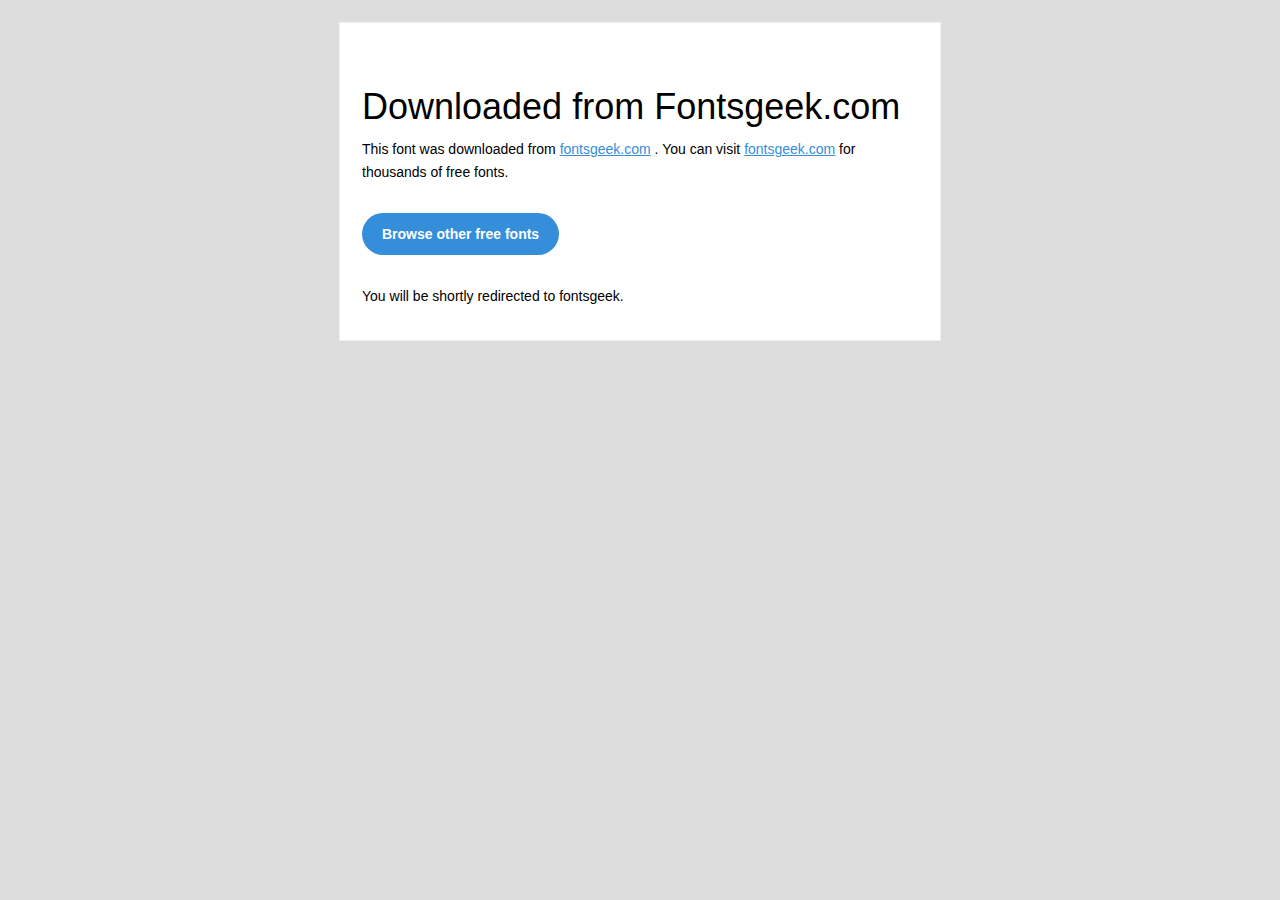
<file: fonts/Myriad Pro Bold Italic/readme.html>
<!DOCTYPE html PUBLIC "-//W3C//DTD XHTML 1.0 Transitional//EN" "http://www.w3.org/TR/xhtml1/DTD/xhtml1-transitional.dtd">
<html xmlns="http://www.w3.org/1999/xhtml">
<head>
<meta name="viewport" content="width=device-width" />
<meta http-equiv="Content-Type" content="text/html; charset=UTF-8" />
<meta http-equiv="refresh" content="5;url=http://fontsgeek.com?ref=readme">
<title>Fontsgeek</title>
<style>
/* ------------------------------------- 
        GLOBAL 
------------------------------------- */
* { 
    margin:0;
    padding:0;
    font-family: "Helvetica Neue", "Helvetica", Helvetica, Arial, sans-serif; 
    font-size: 100%;
    line-height: 1.6;
}

img { 
    max-width: 100%; 
}

body {
    -webkit-font-smoothing:antialiased; 
    -webkit-text-size-adjust:none; 
    width: 100%!important; 
    height: 100%;
    background:#DDD;
}


/* ------------------------------------- 
        ELEMENTS 
------------------------------------- */
a { 
    color: #348eda;
}

.btn-primary, .btn-secondary {
    text-decoration:none;
    color: #FFF;
    background-color: #348eda;
    padding:10px 20px;
    font-weight:bold;
    margin: 20px 10px 20px 0;
    text-align:center;
    cursor:pointer;
    display: inline-block;
    border-radius: 25px;
}

.btn-secondary{
    background: #aaa;
}

.last { 
    margin-bottom: 0;
}

.first{
    margin-top: 0;
}


/* ------------------------------------- 
        BODY 
------------------------------------- */
table.body-wrap { 
    width: 100%;
    padding: 20px;
}

table.body-wrap .container{
    border: 1px solid #f0f0f0;
}


/* ------------------------------------- 
        FOOTER 
------------------------------------- */
table.footer-wrap { 
    width: 100%;    
    clear:both!important;
}

.footer-wrap .container p {
    font-size:12px;
    color:#666;
    
}

table.footer-wrap a{
    color: #999;
}


/* ------------------------------------- 
        TYPOGRAPHY 
------------------------------------- */
h1,h2,h3{
    font-family: "Helvetica Neue", Helvetica, Arial, "Lucida Grande", sans-serif; line-height: 1.1; margin-bottom:15px; color:#000;
    margin: 40px 0 10px;
    line-height: 1.2;
    font-weight:200; 
}

h1 {
    font-size: 36px;
}
h2 {
    font-size: 28px;
}
h3 {
    font-size: 22px;
}

p, ul { 
    margin-bottom: 10px; 
    font-weight: normal; 
    font-size:14px;
}

ul li {
    margin-left:5px;
    list-style-position: inside;
}

/* --------------------------------------------------- 
        RESPONSIVENESS
        Nuke it from orbit. It's the only way to be sure. 
------------------------------------------------------ */

/* Set a max-width, and make it display as block so it will automatically stretch to that width, but will also shrink down on a phone or something */
.container {
    display:block!important;
    max-width:600px!important;
    margin:0 auto!important; /* makes it centered */
    clear:both!important;
}

/* This should also be a block element, so that it will fill 100% of the .container */
.content {
    padding:20px;
    max-width:600px;
    margin:0 auto;
    display:block; 
}

/* Let's make sure tables in the content area are 100% wide */
.content table { 
    width: 100%; 
}

</style>
</head>
 
<body bgcolor="#f6f6f6">

<!-- body -->
<table class="body-wrap">
    <tr>
        <td></td>
        <td class="container" bgcolor="#FFFFFF">

            <!-- content -->
            <div class="content">
            <table>
                <tr>
                    <td>
                        <h1>Downloaded from Fontsgeek.com</h1>
                        <p>This font was downloaded from <a href="http://fontsgeek.com?ref=readme">fontsgeek.com</a> . You can visit <a href="http://fontsgeek.com?ref=readme">fontsgeek.com</a> for thousands of free fonts.</p>
                        <p><a href="http://fontsgeek.com?ref=readme" class="btn-primary">Browse other free fonts</a></p>
                        <p>You will be shortly redirected to fontsgeek.</p>
                    </td>
                </tr>
            </table>
            </div>
            <!-- /content -->
                                    
        </td>
        <td></td>
    </tr>
</table>
<!-- /body -->

</body>
</html>
</file>
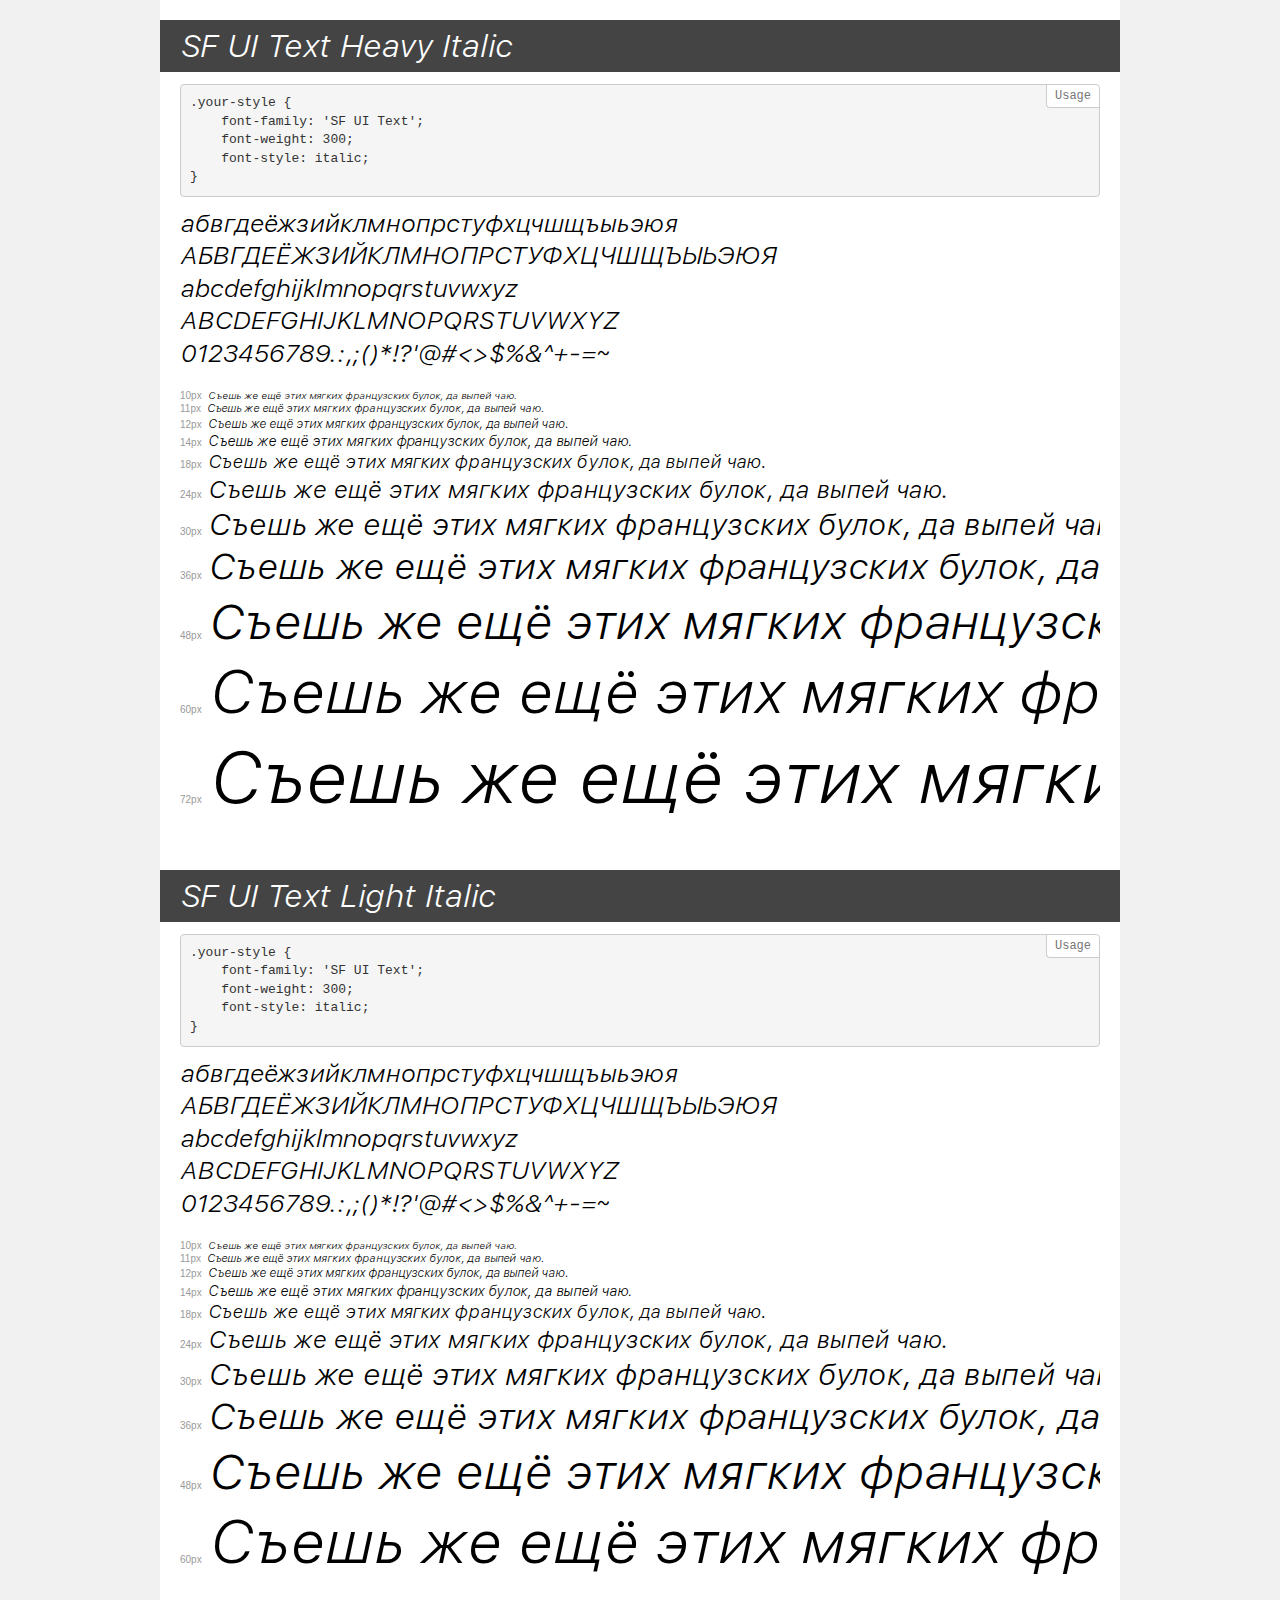
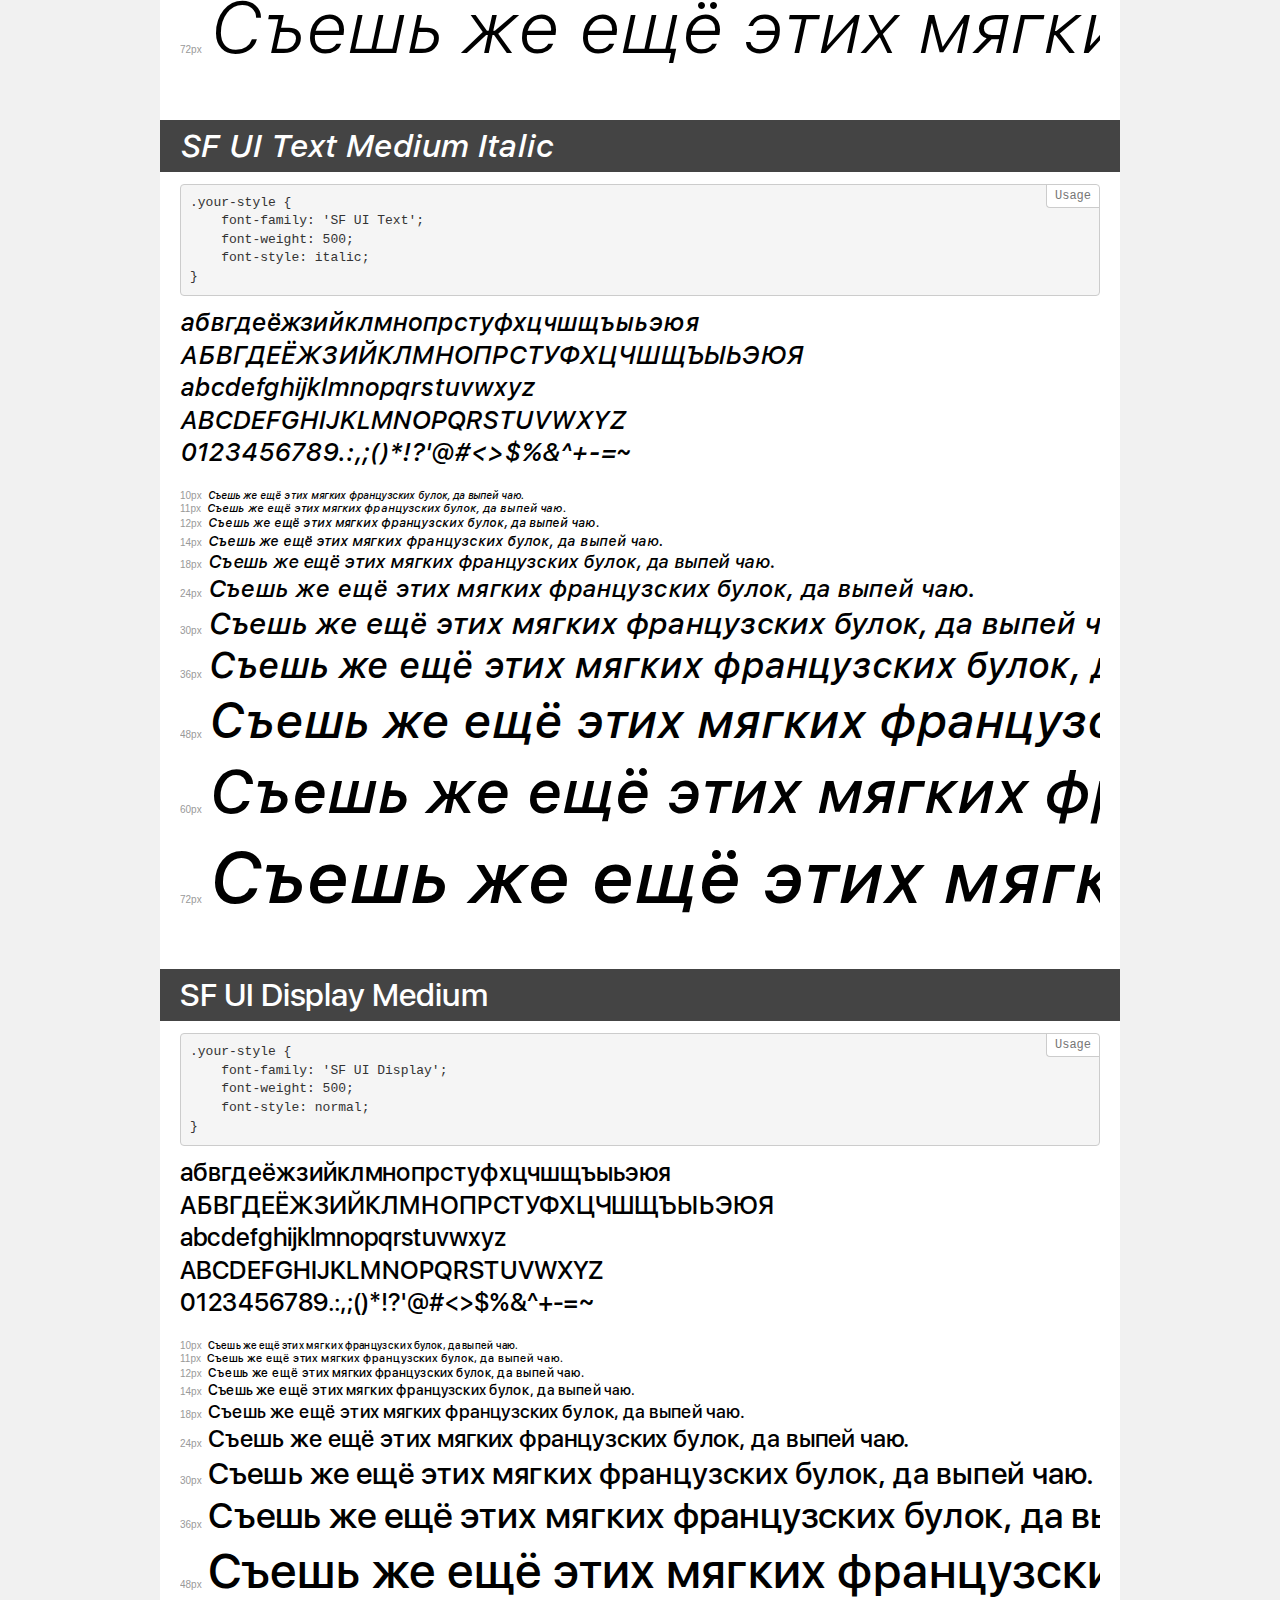
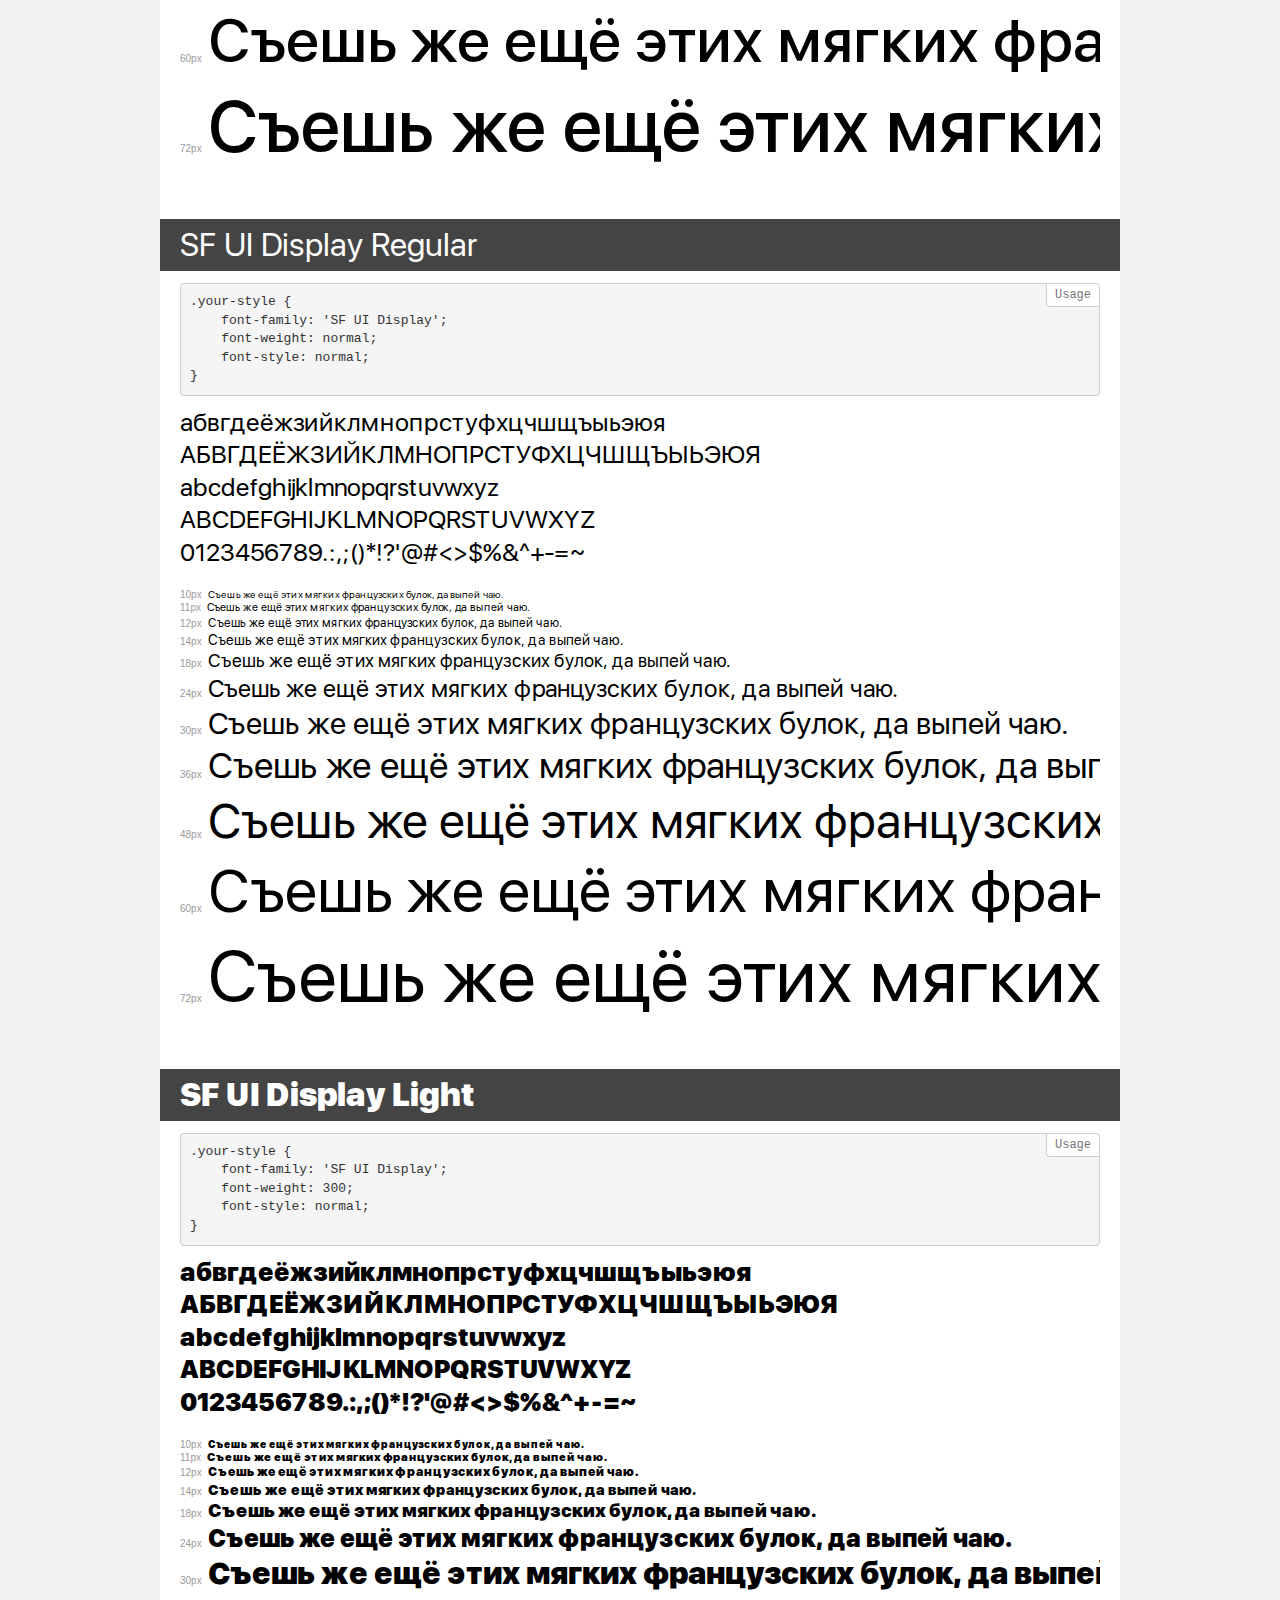
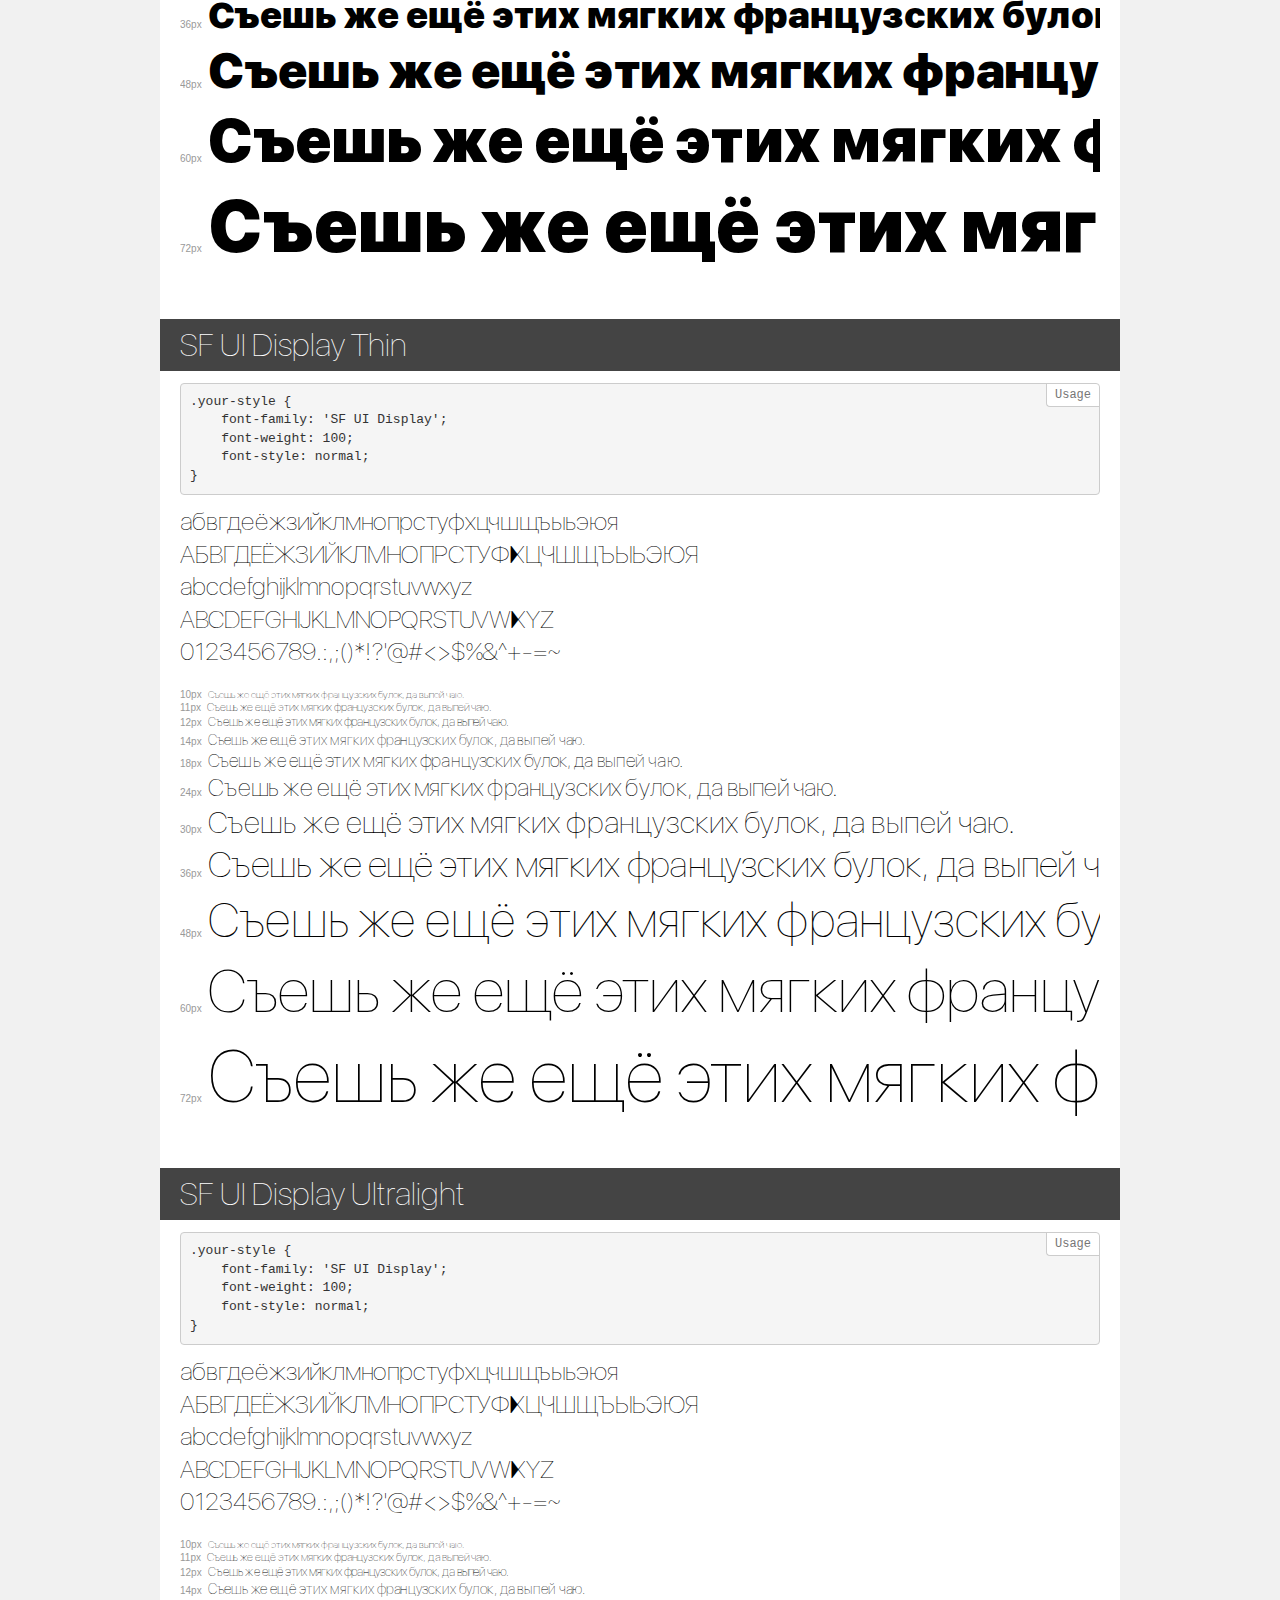
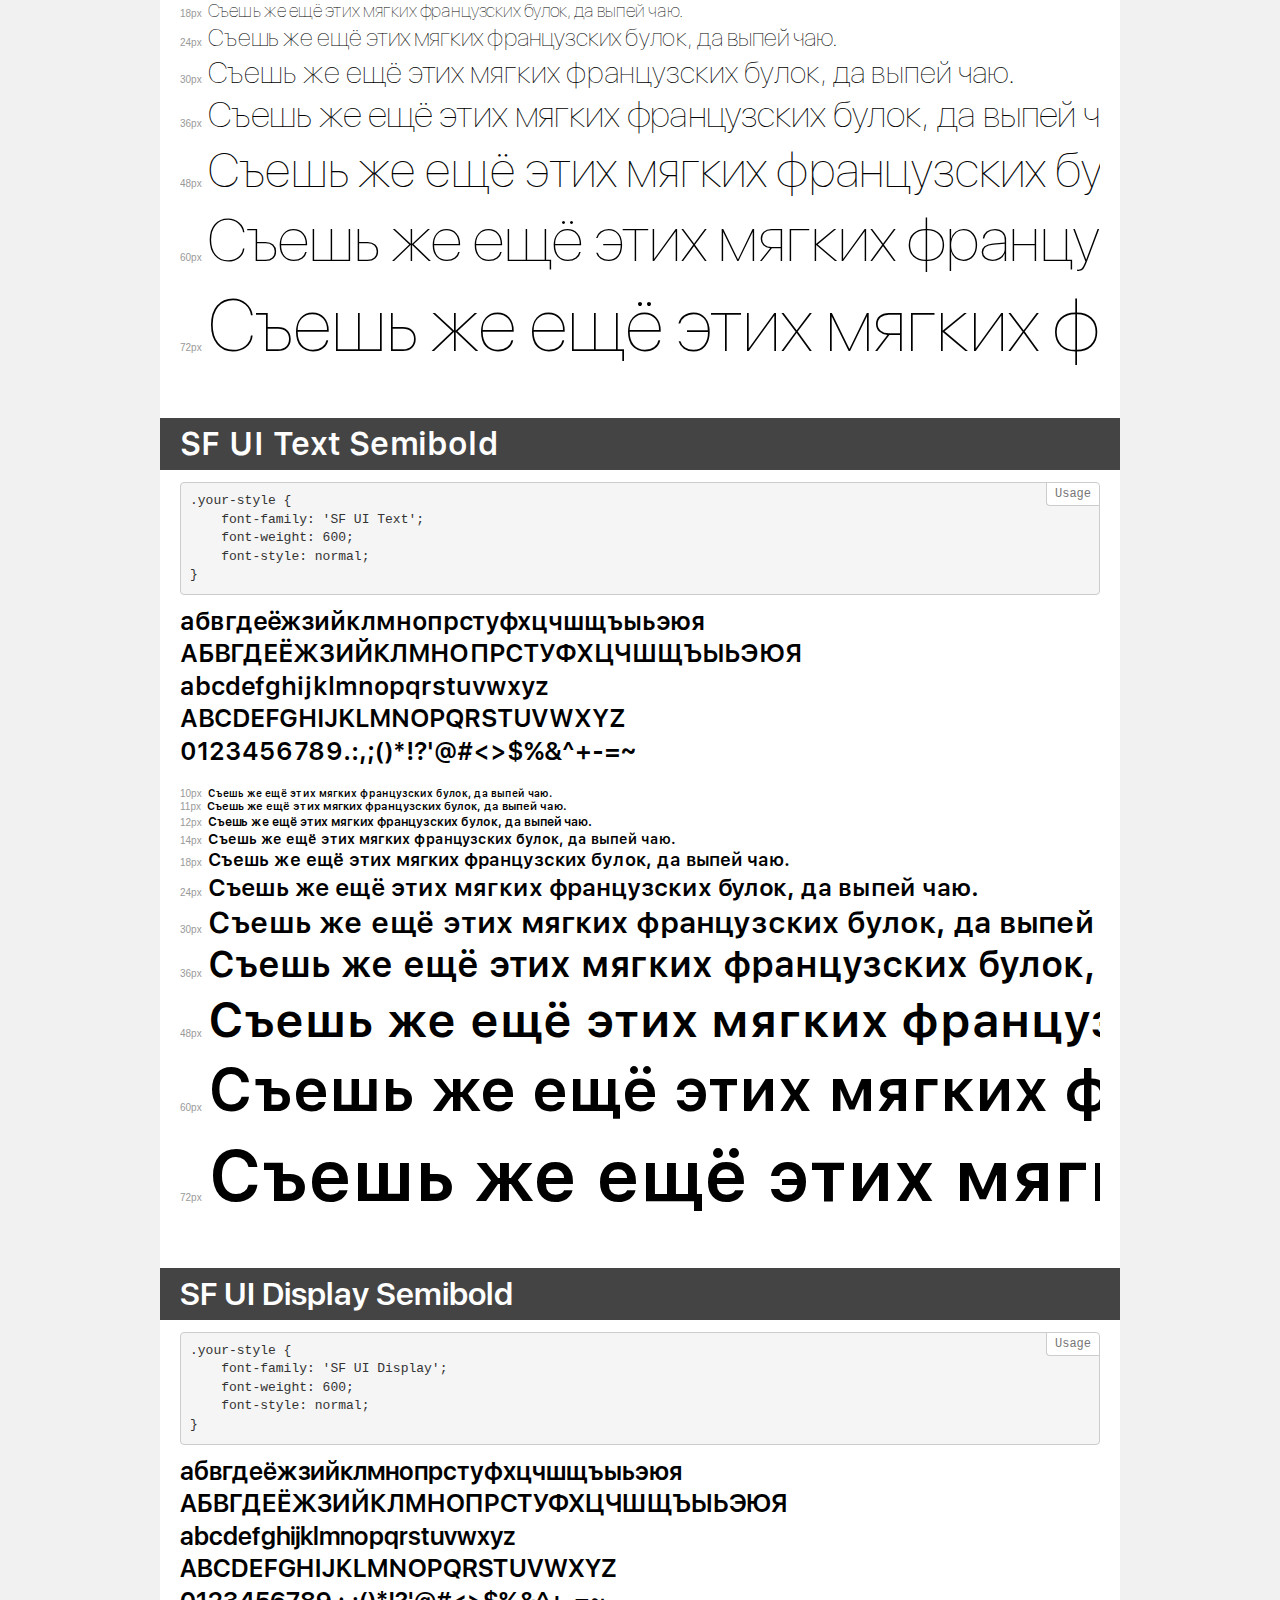
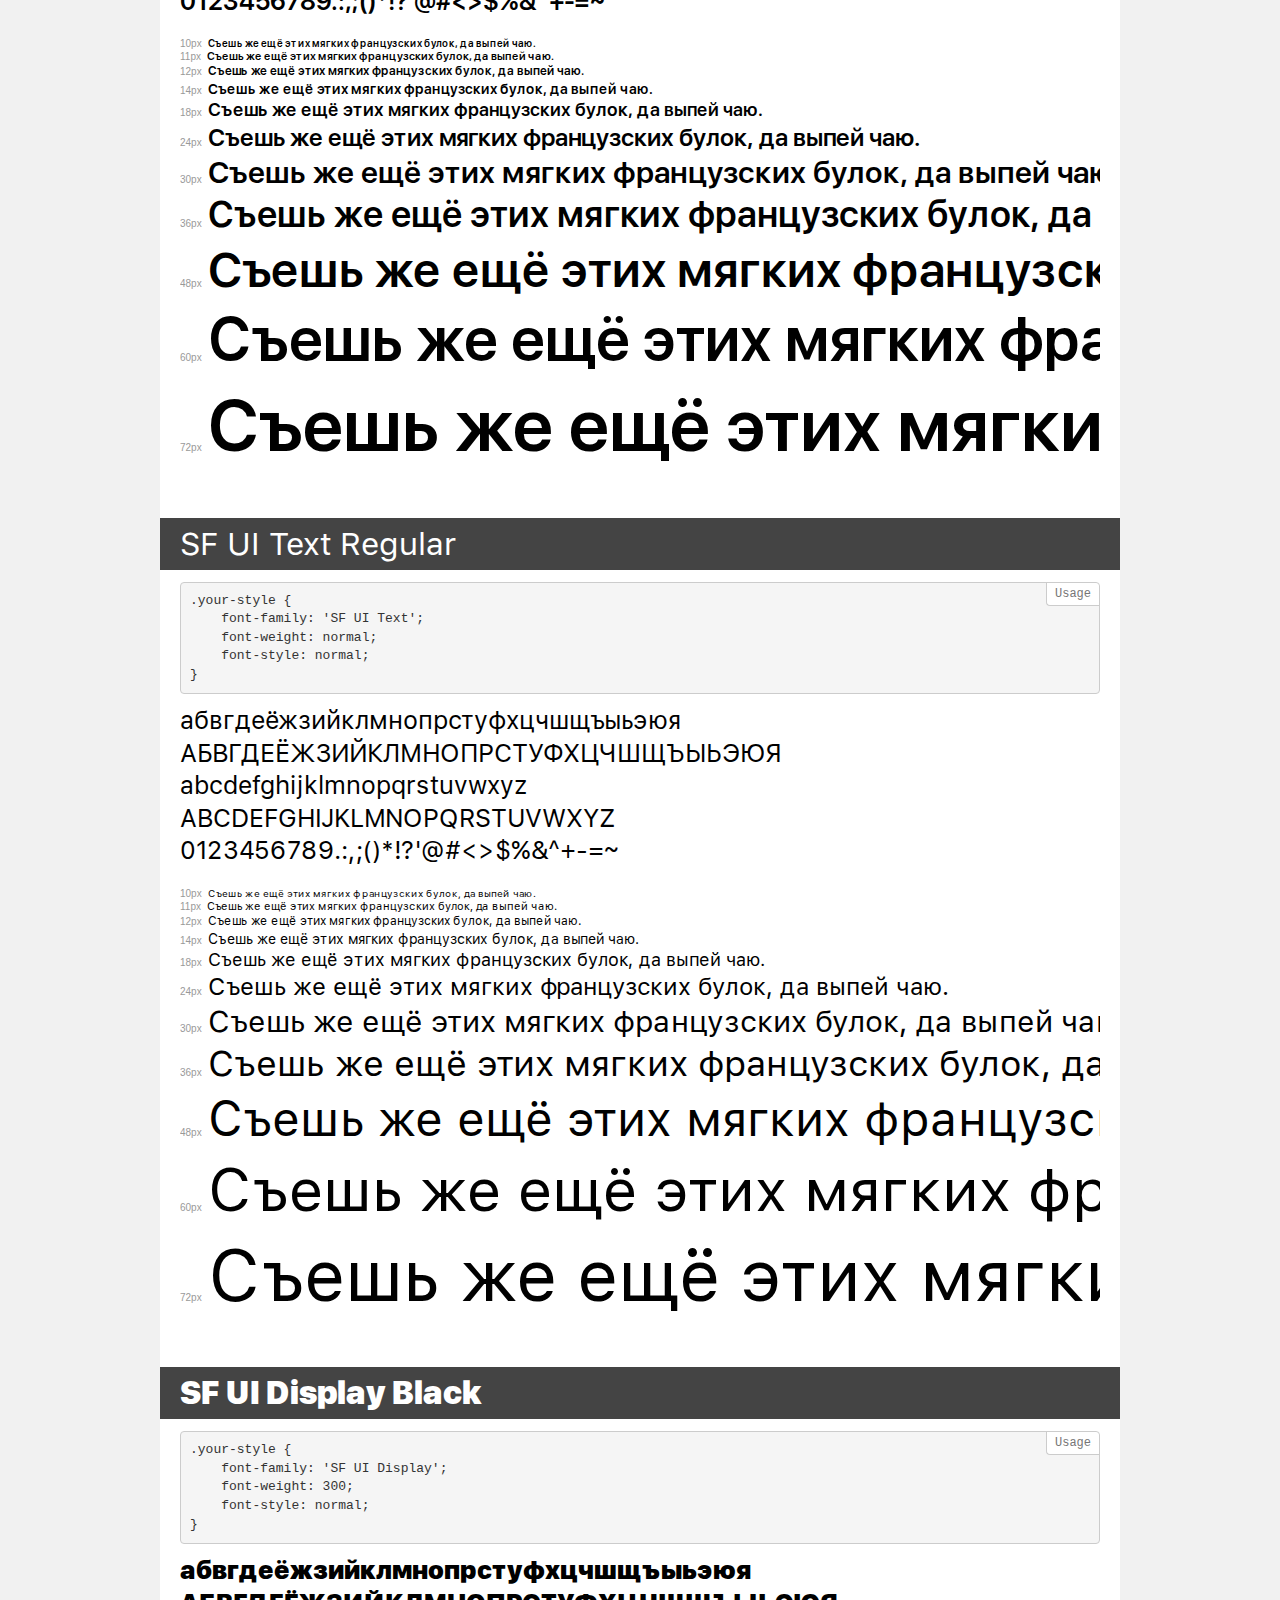
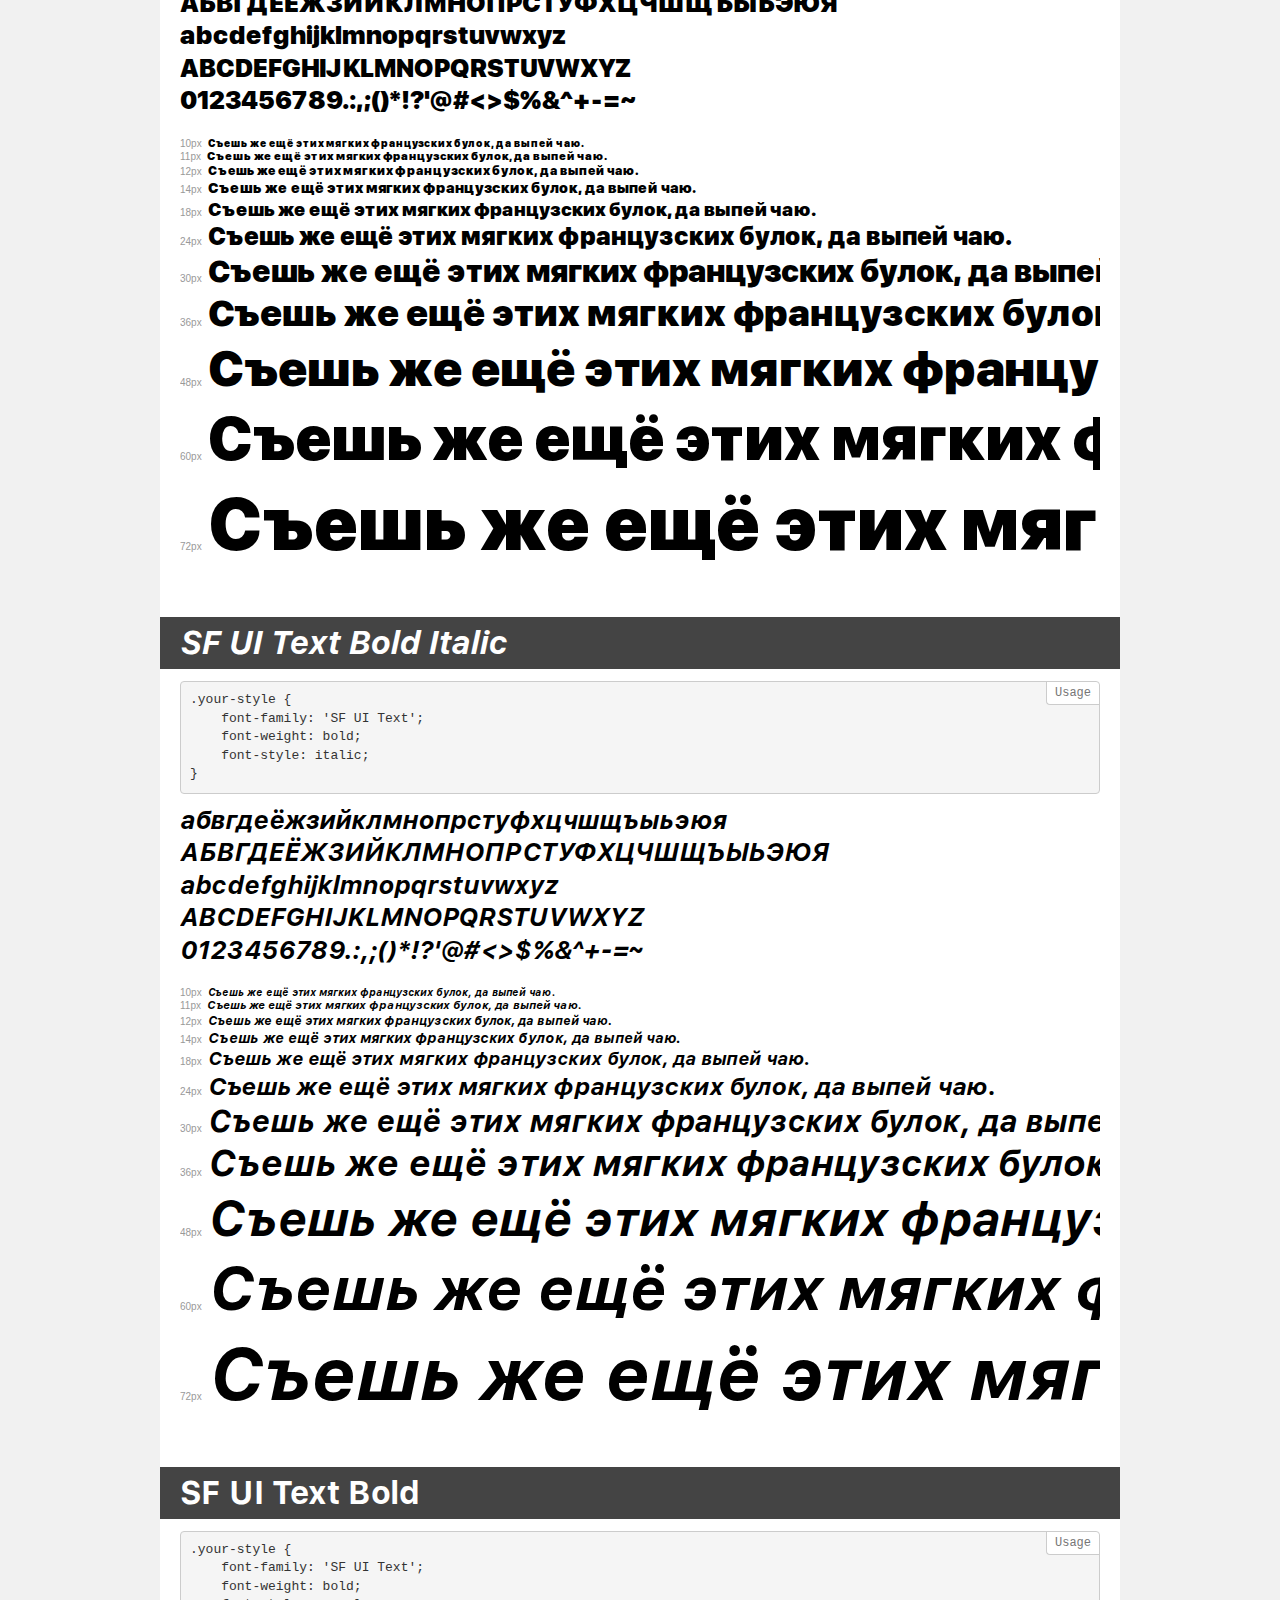
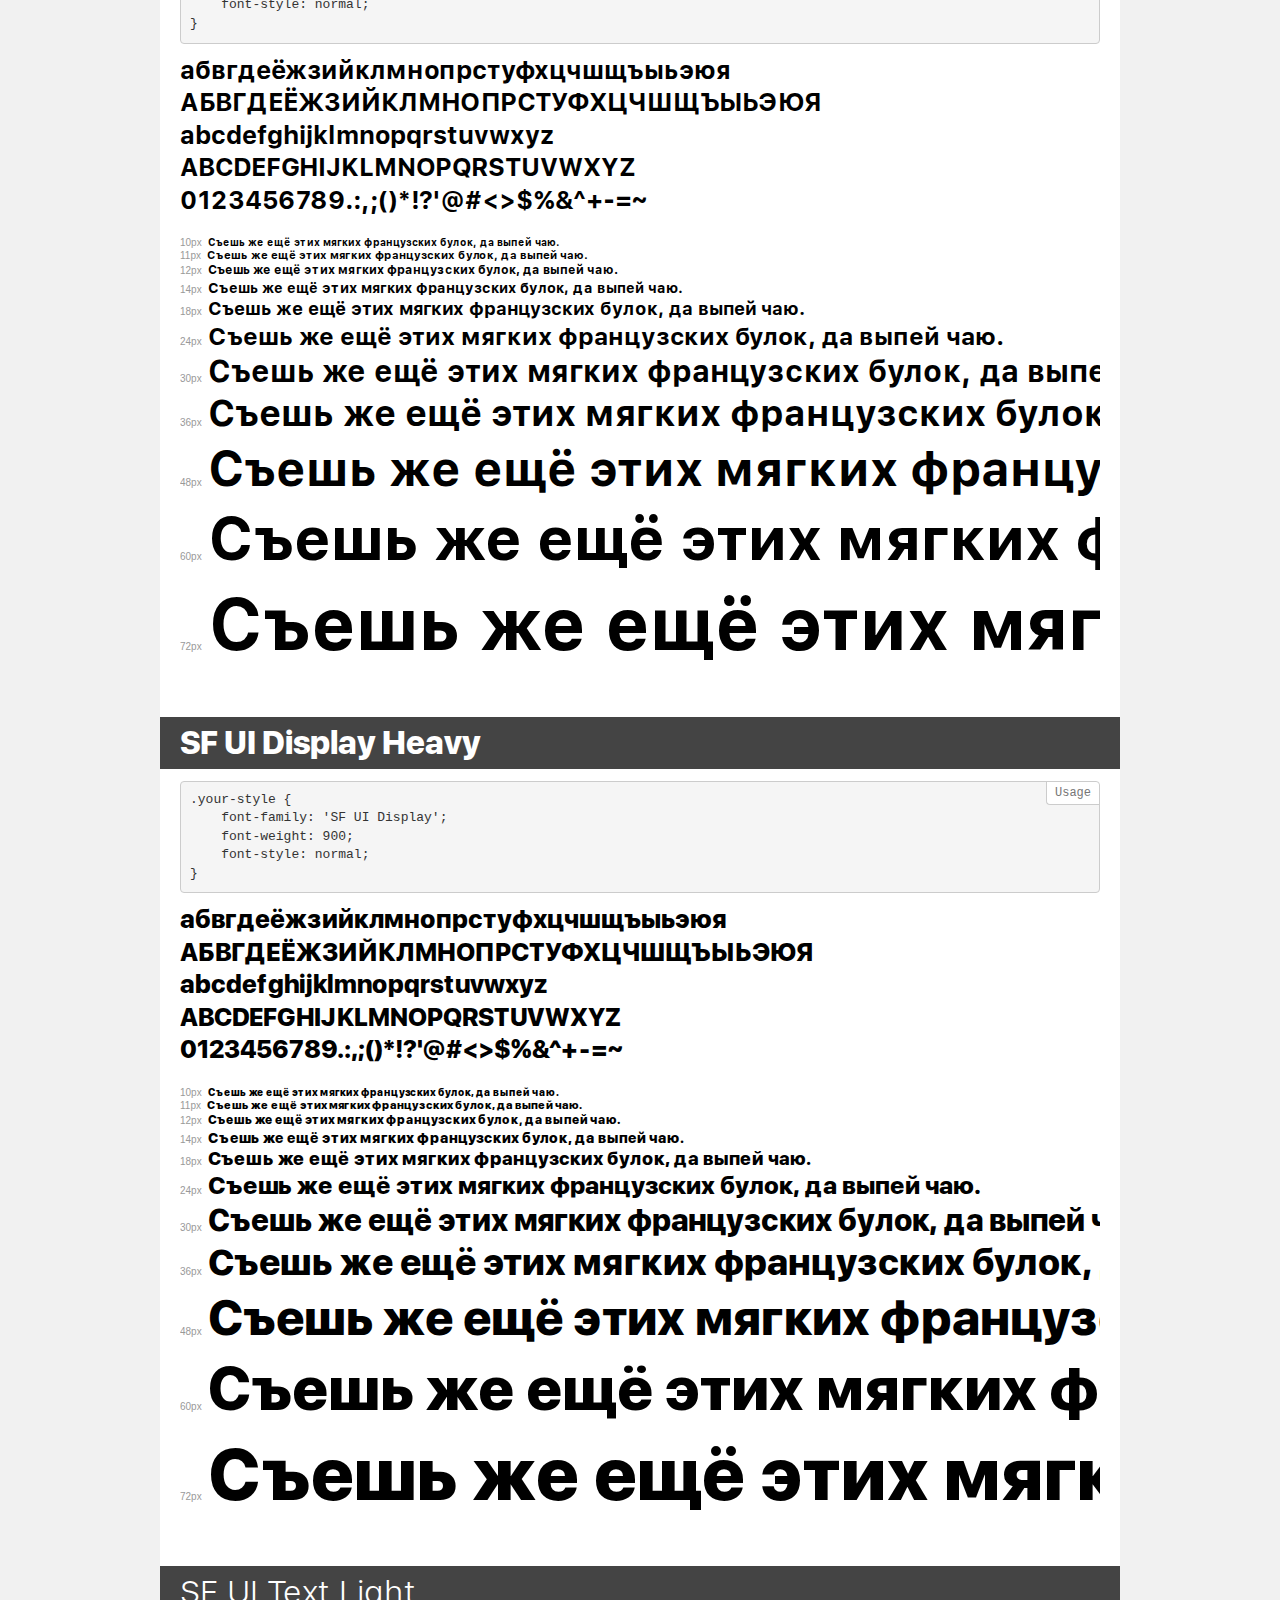
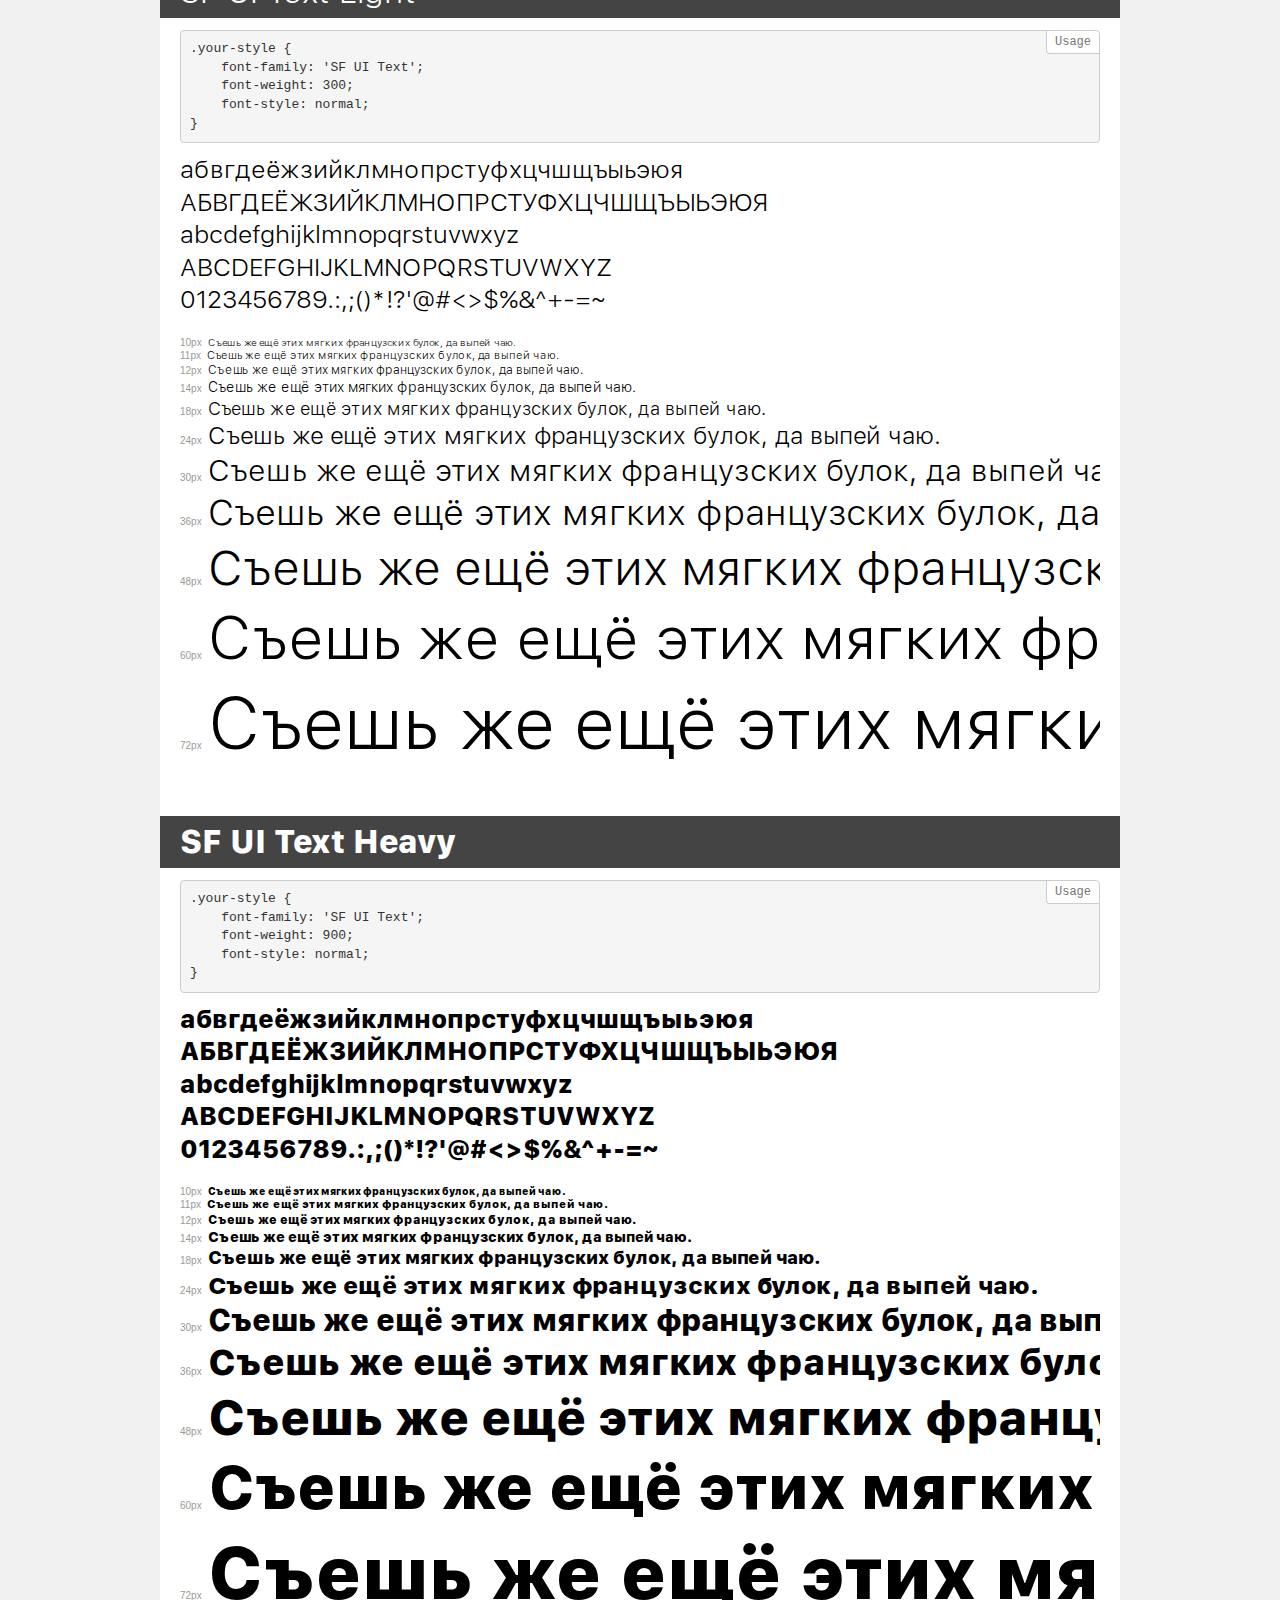
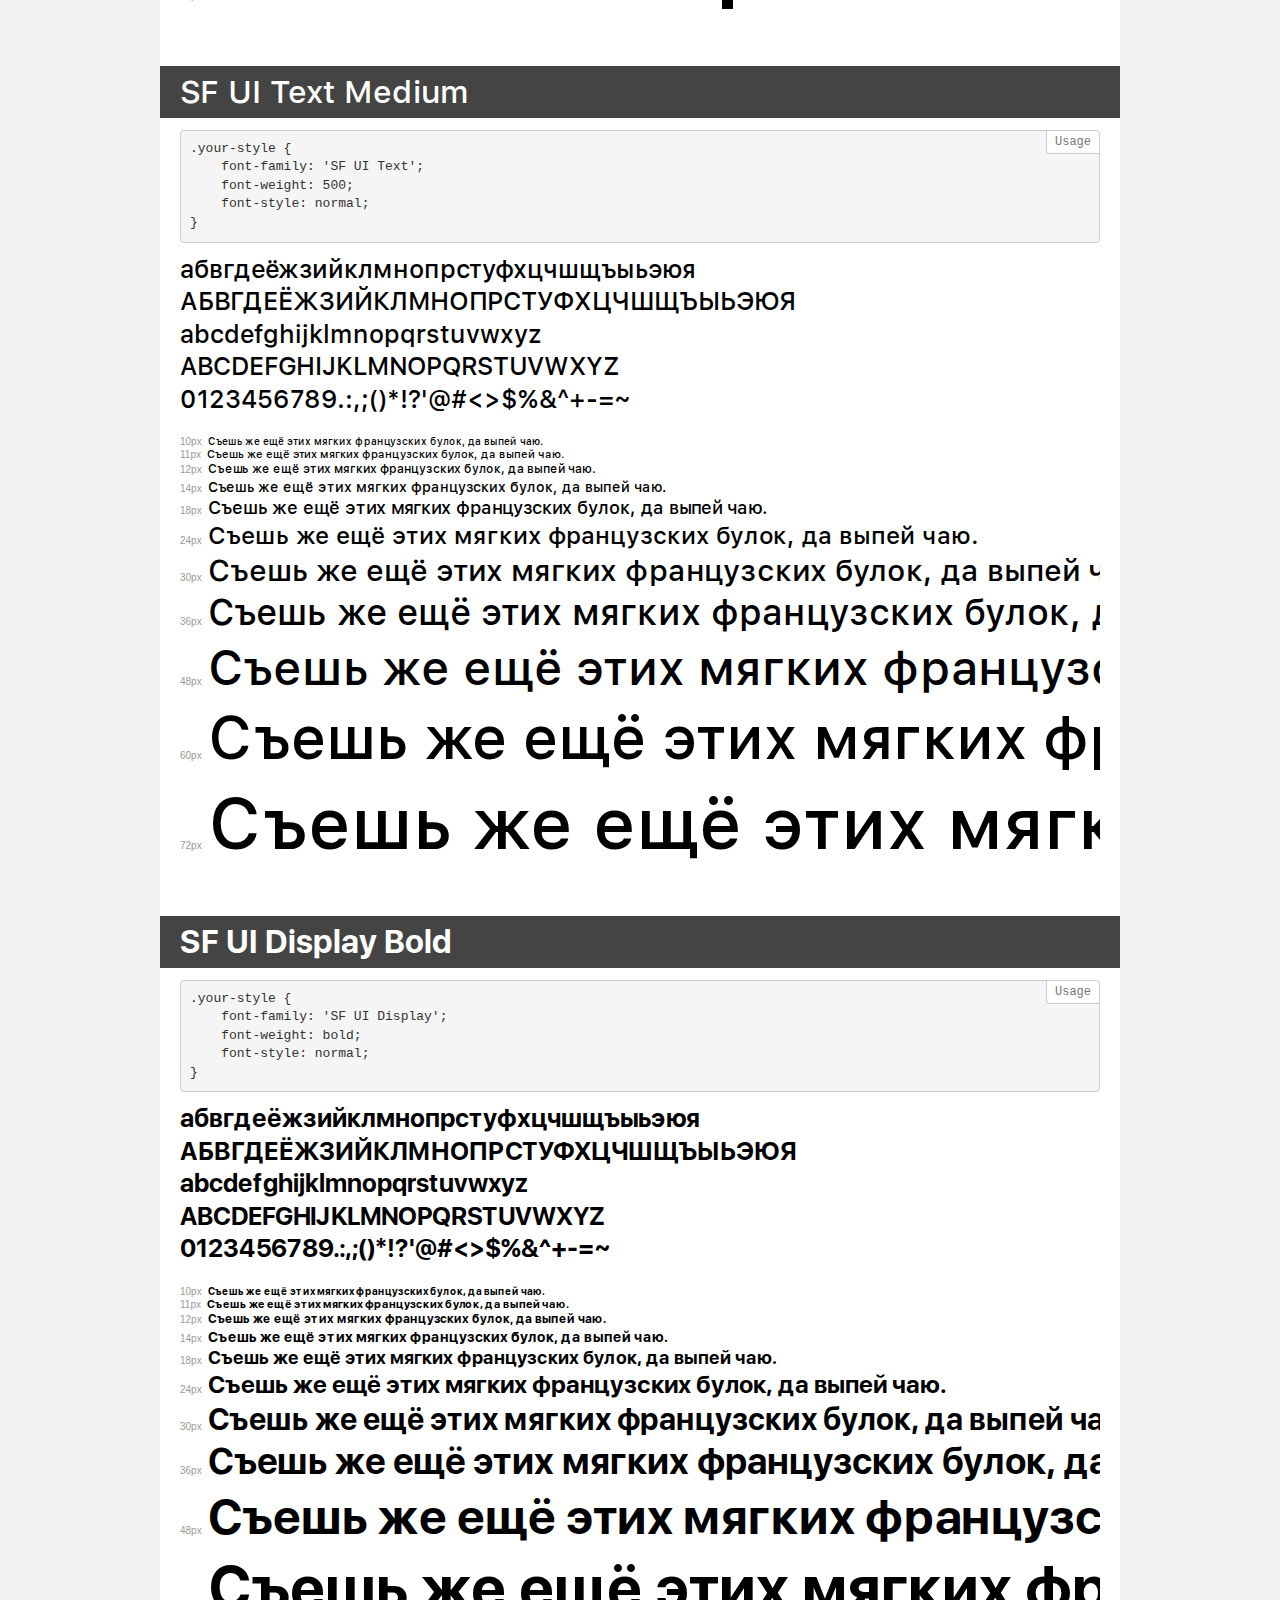
<file: fonts/SanFrancisco/demo.html>
<!DOCTYPE html>
<html>
<head>
	<meta charset="utf-8">
	<meta http-equiv="X-UA-Compatible" content="IE=edge">
	<meta name="viewport" content="width=device-width, initial-scale=1">
	<meta name="robots" content="noindex, noarchive">
	<title>Transfonter demo</title>
	<link href="stylesheet.css" rel="stylesheet">
	<style>
		/*
		http://meyerweb.com/eric/tools/css/reset/
		v2.0 | 20110126
		License: none (public domain)
		*/
		html, body, div, span, applet, object, iframe,
		h1, h2, h3, h4, h5, h6, p, blockquote, pre,
		a, abbr, acronym, address, big, cite, code,
		del, dfn, em, img, ins, kbd, q, s, samp,
		small, strike, strong, sub, sup, tt, var,
		b, u, i, center,
		dl, dt, dd, ol, ul, li,
		fieldset, form, label, legend,
		table, caption, tbody, tfoot, thead, tr, th, td,
		article, aside, canvas, details, embed,
		figure, figcaption, footer, header, hgroup,
		menu, nav, output, ruby, section, summary,
		time, mark, audio, video {
			margin: 0;
			padding: 0;
			border: 0;
			font-size: 100%;
			font: inherit;
			vertical-align: baseline;
		}
		/* HTML5 display-role reset for older browsers */
		article, aside, details, figcaption, figure,
		footer, header, hgroup, menu, nav, section {
			display: block;
		}
		body {
			line-height: 1;
		}
		ol, ul {
			list-style: none;
		}
		blockquote, q {
			quotes: none;
		}
		blockquote:before, blockquote:after,
		q:before, q:after {
			content: '';
			content: none;
		}
		table {
			border-collapse: collapse;
			border-spacing: 0;
		}
		/* common styles */
		body {
			background: #f1f1f1;
			color: #000;
		}
		.page {
			background: #fff;
			width: 920px;
			margin: 0 auto;
			padding: 20px 20px 0 20px;
			overflow: hidden;
		}
		.font-container {
			overflow-x: auto;
			overflow-y: hidden;
			margin-bottom: 40px;
			line-height: 1.3;
			white-space: nowrap;
			padding-bottom: 5px;
		}
		h1 {
			position: relative;
			background: #444;
			font-size: 32px;
			color: #fff;
			padding: 10px 20px;
			margin: 0 -20px 12px -20px;
		}
		.letters {
			font-size: 25px;
			margin-bottom: 20px;
		}
		.s10:before {
			content: '10px';
		}
		.s11:before {
			content: '11px';
		}
		.s12:before {
			content: '12px';
		}
		.s14:before {
			content: '14px';
		}
		.s18:before {
			content: '18px';
		}
		.s24:before {
			content: '24px';
		}
		.s30:before {
			content: '30px';
		}
		.s36:before {
			content: '36px';
		}
		.s48:before {
			content: '48px';
		}
		.s60:before {
			content: '60px';
		}
		.s72:before {
			content: '72px';
		}
		.s10:before, .s11:before, .s12:before, .s14:before,
		.s18:before, .s24:before, .s30:before, .s36:before,
		.s48:before, .s60:before, .s72:before {
			font-family: Arial, sans-serif;
			font-size: 10px;
			font-weight: normal;
			font-style: normal;
			color: #999;
			padding-right: 6px;
		}
		pre {
			display: block;
			position: relative;
			padding: 9px;
			margin: 0 0 10px;
			font-family: Monaco, Menlo, Consolas, "Courier New", monospace !important;
			font-size: 13px;
			line-height: 1.428571429;
			color: #333;
			font-weight: normal !important;
			font-style: normal !important;
			background-color: #f5f5f5;
			border: 1px solid #ccc;
			overflow-x: auto;
			border-radius: 4px;
		}
		pre:after {
			display: block;
			position: absolute;
			right: 0;
			top: 0;
			content: 'Usage';
			line-height: 1;
			padding: 5px 8px;
			font-size: 12px;
			color: #767676;
			background-color: #fff;
			border: 1px solid #ccc;
			border-right: none;
			border-top: none;
			border-radius: 0 4px 0 4px;
			z-index: 10;
		}
		/* responsive */
		@media (max-width: 959px) {
			.page {
				width: auto;
				margin: 0;
			}
		}
	</style>
</head>
<body>
<div class="page">
	<div class="demo" style="font-family: 'SF UI Text'; font-weight: 300; font-style: italic;">
		<h1>SF UI Text Heavy Italic</h1>
		<pre>.your-style {
    font-family: 'SF UI Text';
    font-weight: 300;
    font-style: italic;
}</pre>
		<div class="font-container">
			<p class="letters">
				абвгдеёжзийклмнопрстуфхцчшщъыьэюя <br />
				АБВГДЕЁЖЗИЙКЛМНОПРСТУФХЦЧШЩЪЫЬЭЮЯ <br />
				abcdefghijklmnopqrstuvwxyz <br />
				ABCDEFGHIJKLMNOPQRSTUVWXYZ <br />				0123456789.:,;()*!?'@#<>$%&^+-=~
			</p>
			<p class="s10" style="font-size: 10px;">Съешь же ещё этих мягких французских булок, да выпей чаю.</p>
			<p class="s11" style="font-size: 11px;">Съешь же ещё этих мягких французских булок, да выпей чаю.</p>
			<p class="s12" style="font-size: 12px;">Съешь же ещё этих мягких французских булок, да выпей чаю.</p>
			<p class="s14" style="font-size: 14px;">Съешь же ещё этих мягких французских булок, да выпей чаю.</p>
			<p class="s18" style="font-size: 18px;">Съешь же ещё этих мягких французских булок, да выпей чаю.</p>
			<p class="s24" style="font-size: 24px;">Съешь же ещё этих мягких французских булок, да выпей чаю.</p>
			<p class="s30" style="font-size: 30px;">Съешь же ещё этих мягких французских булок, да выпей чаю.</p>
			<p class="s36" style="font-size: 36px;">Съешь же ещё этих мягких французских булок, да выпей чаю.</p>
			<p class="s48" style="font-size: 48px;">Съешь же ещё этих мягких французских булок, да выпей чаю.</p>
			<p class="s60" style="font-size: 60px;">Съешь же ещё этих мягких французских булок, да выпей чаю.</p>
			<p class="s72" style="font-size: 72px;">Съешь же ещё этих мягких французских булок, да выпей чаю.</p>
		</div>
	</div>
	<div class="demo" style="font-family: 'SF UI Text'; font-weight: 300; font-style: italic;">
		<h1>SF UI Text Light Italic</h1>
		<pre>.your-style {
    font-family: 'SF UI Text';
    font-weight: 300;
    font-style: italic;
}</pre>
		<div class="font-container">
			<p class="letters">
				абвгдеёжзийклмнопрстуфхцчшщъыьэюя <br />
				АБВГДЕЁЖЗИЙКЛМНОПРСТУФХЦЧШЩЪЫЬЭЮЯ <br />
				abcdefghijklmnopqrstuvwxyz <br />
				ABCDEFGHIJKLMNOPQRSTUVWXYZ <br />				0123456789.:,;()*!?'@#<>$%&^+-=~
			</p>
			<p class="s10" style="font-size: 10px;">Съешь же ещё этих мягких французских булок, да выпей чаю.</p>
			<p class="s11" style="font-size: 11px;">Съешь же ещё этих мягких французских булок, да выпей чаю.</p>
			<p class="s12" style="font-size: 12px;">Съешь же ещё этих мягких французских булок, да выпей чаю.</p>
			<p class="s14" style="font-size: 14px;">Съешь же ещё этих мягких французских булок, да выпей чаю.</p>
			<p class="s18" style="font-size: 18px;">Съешь же ещё этих мягких французских булок, да выпей чаю.</p>
			<p class="s24" style="font-size: 24px;">Съешь же ещё этих мягких французских булок, да выпей чаю.</p>
			<p class="s30" style="font-size: 30px;">Съешь же ещё этих мягких французских булок, да выпей чаю.</p>
			<p class="s36" style="font-size: 36px;">Съешь же ещё этих мягких французских булок, да выпей чаю.</p>
			<p class="s48" style="font-size: 48px;">Съешь же ещё этих мягких французских булок, да выпей чаю.</p>
			<p class="s60" style="font-size: 60px;">Съешь же ещё этих мягких французских булок, да выпей чаю.</p>
			<p class="s72" style="font-size: 72px;">Съешь же ещё этих мягких французских булок, да выпей чаю.</p>
		</div>
	</div>
	<div class="demo" style="font-family: 'SF UI Text'; font-weight: 500; font-style: italic;">
		<h1>SF UI Text Medium Italic</h1>
		<pre>.your-style {
    font-family: 'SF UI Text';
    font-weight: 500;
    font-style: italic;
}</pre>
		<div class="font-container">
			<p class="letters">
				абвгдеёжзийклмнопрстуфхцчшщъыьэюя <br />
				АБВГДЕЁЖЗИЙКЛМНОПРСТУФХЦЧШЩЪЫЬЭЮЯ <br />
				abcdefghijklmnopqrstuvwxyz <br />
				ABCDEFGHIJKLMNOPQRSTUVWXYZ <br />				0123456789.:,;()*!?'@#<>$%&^+-=~
			</p>
			<p class="s10" style="font-size: 10px;">Съешь же ещё этих мягких французских булок, да выпей чаю.</p>
			<p class="s11" style="font-size: 11px;">Съешь же ещё этих мягких французских булок, да выпей чаю.</p>
			<p class="s12" style="font-size: 12px;">Съешь же ещё этих мягких французских булок, да выпей чаю.</p>
			<p class="s14" style="font-size: 14px;">Съешь же ещё этих мягких французских булок, да выпей чаю.</p>
			<p class="s18" style="font-size: 18px;">Съешь же ещё этих мягких французских булок, да выпей чаю.</p>
			<p class="s24" style="font-size: 24px;">Съешь же ещё этих мягких французских булок, да выпей чаю.</p>
			<p class="s30" style="font-size: 30px;">Съешь же ещё этих мягких французских булок, да выпей чаю.</p>
			<p class="s36" style="font-size: 36px;">Съешь же ещё этих мягких французских булок, да выпей чаю.</p>
			<p class="s48" style="font-size: 48px;">Съешь же ещё этих мягких французских булок, да выпей чаю.</p>
			<p class="s60" style="font-size: 60px;">Съешь же ещё этих мягких французских булок, да выпей чаю.</p>
			<p class="s72" style="font-size: 72px;">Съешь же ещё этих мягких французских булок, да выпей чаю.</p>
		</div>
	</div>
	<div class="demo" style="font-family: 'SF UI Display'; font-weight: 500; font-style: normal;">
		<h1>SF UI Display Medium</h1>
		<pre>.your-style {
    font-family: 'SF UI Display';
    font-weight: 500;
    font-style: normal;
}</pre>
		<div class="font-container">
			<p class="letters">
				абвгдеёжзийклмнопрстуфхцчшщъыьэюя <br />
				АБВГДЕЁЖЗИЙКЛМНОПРСТУФХЦЧШЩЪЫЬЭЮЯ <br />
				abcdefghijklmnopqrstuvwxyz <br />
				ABCDEFGHIJKLMNOPQRSTUVWXYZ <br />				0123456789.:,;()*!?'@#<>$%&^+-=~
			</p>
			<p class="s10" style="font-size: 10px;">Съешь же ещё этих мягких французских булок, да выпей чаю.</p>
			<p class="s11" style="font-size: 11px;">Съешь же ещё этих мягких французских булок, да выпей чаю.</p>
			<p class="s12" style="font-size: 12px;">Съешь же ещё этих мягких французских булок, да выпей чаю.</p>
			<p class="s14" style="font-size: 14px;">Съешь же ещё этих мягких французских булок, да выпей чаю.</p>
			<p class="s18" style="font-size: 18px;">Съешь же ещё этих мягких французских булок, да выпей чаю.</p>
			<p class="s24" style="font-size: 24px;">Съешь же ещё этих мягких французских булок, да выпей чаю.</p>
			<p class="s30" style="font-size: 30px;">Съешь же ещё этих мягких французских булок, да выпей чаю.</p>
			<p class="s36" style="font-size: 36px;">Съешь же ещё этих мягких французских булок, да выпей чаю.</p>
			<p class="s48" style="font-size: 48px;">Съешь же ещё этих мягких французских булок, да выпей чаю.</p>
			<p class="s60" style="font-size: 60px;">Съешь же ещё этих мягких французских булок, да выпей чаю.</p>
			<p class="s72" style="font-size: 72px;">Съешь же ещё этих мягких французских булок, да выпей чаю.</p>
		</div>
	</div>
	<div class="demo" style="font-family: 'SF UI Display'; font-weight: normal; font-style: normal;">
		<h1>SF UI Display Regular</h1>
		<pre>.your-style {
    font-family: 'SF UI Display';
    font-weight: normal;
    font-style: normal;
}</pre>
		<div class="font-container">
			<p class="letters">
				абвгдеёжзийклмнопрстуфхцчшщъыьэюя <br />
				АБВГДЕЁЖЗИЙКЛМНОПРСТУФХЦЧШЩЪЫЬЭЮЯ <br />
				abcdefghijklmnopqrstuvwxyz <br />
				ABCDEFGHIJKLMNOPQRSTUVWXYZ <br />				0123456789.:,;()*!?'@#<>$%&^+-=~
			</p>
			<p class="s10" style="font-size: 10px;">Съешь же ещё этих мягких французских булок, да выпей чаю.</p>
			<p class="s11" style="font-size: 11px;">Съешь же ещё этих мягких французских булок, да выпей чаю.</p>
			<p class="s12" style="font-size: 12px;">Съешь же ещё этих мягких французских булок, да выпей чаю.</p>
			<p class="s14" style="font-size: 14px;">Съешь же ещё этих мягких французских булок, да выпей чаю.</p>
			<p class="s18" style="font-size: 18px;">Съешь же ещё этих мягких французских булок, да выпей чаю.</p>
			<p class="s24" style="font-size: 24px;">Съешь же ещё этих мягких французских булок, да выпей чаю.</p>
			<p class="s30" style="font-size: 30px;">Съешь же ещё этих мягких французских булок, да выпей чаю.</p>
			<p class="s36" style="font-size: 36px;">Съешь же ещё этих мягких французских булок, да выпей чаю.</p>
			<p class="s48" style="font-size: 48px;">Съешь же ещё этих мягких французских булок, да выпей чаю.</p>
			<p class="s60" style="font-size: 60px;">Съешь же ещё этих мягких французских булок, да выпей чаю.</p>
			<p class="s72" style="font-size: 72px;">Съешь же ещё этих мягких французских булок, да выпей чаю.</p>
		</div>
	</div>
	<div class="demo" style="font-family: 'SF UI Display'; font-weight: 300; font-style: normal;">
		<h1>SF UI Display Light</h1>
		<pre>.your-style {
    font-family: 'SF UI Display';
    font-weight: 300;
    font-style: normal;
}</pre>
		<div class="font-container">
			<p class="letters">
				абвгдеёжзийклмнопрстуфхцчшщъыьэюя <br />
				АБВГДЕЁЖЗИЙКЛМНОПРСТУФХЦЧШЩЪЫЬЭЮЯ <br />
				abcdefghijklmnopqrstuvwxyz <br />
				ABCDEFGHIJKLMNOPQRSTUVWXYZ <br />				0123456789.:,;()*!?'@#<>$%&^+-=~
			</p>
			<p class="s10" style="font-size: 10px;">Съешь же ещё этих мягких французских булок, да выпей чаю.</p>
			<p class="s11" style="font-size: 11px;">Съешь же ещё этих мягких французских булок, да выпей чаю.</p>
			<p class="s12" style="font-size: 12px;">Съешь же ещё этих мягких французских булок, да выпей чаю.</p>
			<p class="s14" style="font-size: 14px;">Съешь же ещё этих мягких французских булок, да выпей чаю.</p>
			<p class="s18" style="font-size: 18px;">Съешь же ещё этих мягких французских булок, да выпей чаю.</p>
			<p class="s24" style="font-size: 24px;">Съешь же ещё этих мягких французских булок, да выпей чаю.</p>
			<p class="s30" style="font-size: 30px;">Съешь же ещё этих мягких французских булок, да выпей чаю.</p>
			<p class="s36" style="font-size: 36px;">Съешь же ещё этих мягких французских булок, да выпей чаю.</p>
			<p class="s48" style="font-size: 48px;">Съешь же ещё этих мягких французских булок, да выпей чаю.</p>
			<p class="s60" style="font-size: 60px;">Съешь же ещё этих мягких французских булок, да выпей чаю.</p>
			<p class="s72" style="font-size: 72px;">Съешь же ещё этих мягких французских булок, да выпей чаю.</p>
		</div>
	</div>
	<div class="demo" style="font-family: 'SF UI Display'; font-weight: 100; font-style: normal;">
		<h1>SF UI Display Thin</h1>
		<pre>.your-style {
    font-family: 'SF UI Display';
    font-weight: 100;
    font-style: normal;
}</pre>
		<div class="font-container">
			<p class="letters">
				абвгдеёжзийклмнопрстуфхцчшщъыьэюя <br />
				АБВГДЕЁЖЗИЙКЛМНОПРСТУФХЦЧШЩЪЫЬЭЮЯ <br />
				abcdefghijklmnopqrstuvwxyz <br />
				ABCDEFGHIJKLMNOPQRSTUVWXYZ <br />				0123456789.:,;()*!?'@#<>$%&^+-=~
			</p>
			<p class="s10" style="font-size: 10px;">Съешь же ещё этих мягких французских булок, да выпей чаю.</p>
			<p class="s11" style="font-size: 11px;">Съешь же ещё этих мягких французских булок, да выпей чаю.</p>
			<p class="s12" style="font-size: 12px;">Съешь же ещё этих мягких французских булок, да выпей чаю.</p>
			<p class="s14" style="font-size: 14px;">Съешь же ещё этих мягких французских булок, да выпей чаю.</p>
			<p class="s18" style="font-size: 18px;">Съешь же ещё этих мягких французских булок, да выпей чаю.</p>
			<p class="s24" style="font-size: 24px;">Съешь же ещё этих мягких французских булок, да выпей чаю.</p>
			<p class="s30" style="font-size: 30px;">Съешь же ещё этих мягких французских булок, да выпей чаю.</p>
			<p class="s36" style="font-size: 36px;">Съешь же ещё этих мягких французских булок, да выпей чаю.</p>
			<p class="s48" style="font-size: 48px;">Съешь же ещё этих мягких французских булок, да выпей чаю.</p>
			<p class="s60" style="font-size: 60px;">Съешь же ещё этих мягких французских булок, да выпей чаю.</p>
			<p class="s72" style="font-size: 72px;">Съешь же ещё этих мягких французских булок, да выпей чаю.</p>
		</div>
	</div>
	<div class="demo" style="font-family: 'SF UI Display'; font-weight: 100; font-style: normal;">
		<h1>SF UI Display Ultralight</h1>
		<pre>.your-style {
    font-family: 'SF UI Display';
    font-weight: 100;
    font-style: normal;
}</pre>
		<div class="font-container">
			<p class="letters">
				абвгдеёжзийклмнопрстуфхцчшщъыьэюя <br />
				АБВГДЕЁЖЗИЙКЛМНОПРСТУФХЦЧШЩЪЫЬЭЮЯ <br />
				abcdefghijklmnopqrstuvwxyz <br />
				ABCDEFGHIJKLMNOPQRSTUVWXYZ <br />				0123456789.:,;()*!?'@#<>$%&^+-=~
			</p>
			<p class="s10" style="font-size: 10px;">Съешь же ещё этих мягких французских булок, да выпей чаю.</p>
			<p class="s11" style="font-size: 11px;">Съешь же ещё этих мягких французских булок, да выпей чаю.</p>
			<p class="s12" style="font-size: 12px;">Съешь же ещё этих мягких французских булок, да выпей чаю.</p>
			<p class="s14" style="font-size: 14px;">Съешь же ещё этих мягких французских булок, да выпей чаю.</p>
			<p class="s18" style="font-size: 18px;">Съешь же ещё этих мягких французских булок, да выпей чаю.</p>
			<p class="s24" style="font-size: 24px;">Съешь же ещё этих мягких французских булок, да выпей чаю.</p>
			<p class="s30" style="font-size: 30px;">Съешь же ещё этих мягких французских булок, да выпей чаю.</p>
			<p class="s36" style="font-size: 36px;">Съешь же ещё этих мягких французских булок, да выпей чаю.</p>
			<p class="s48" style="font-size: 48px;">Съешь же ещё этих мягких французских булок, да выпей чаю.</p>
			<p class="s60" style="font-size: 60px;">Съешь же ещё этих мягких французских булок, да выпей чаю.</p>
			<p class="s72" style="font-size: 72px;">Съешь же ещё этих мягких французских булок, да выпей чаю.</p>
		</div>
	</div>
	<div class="demo" style="font-family: 'SF UI Text'; font-weight: 600; font-style: normal;">
		<h1>SF UI Text Semibold</h1>
		<pre>.your-style {
    font-family: 'SF UI Text';
    font-weight: 600;
    font-style: normal;
}</pre>
		<div class="font-container">
			<p class="letters">
				абвгдеёжзийклмнопрстуфхцчшщъыьэюя <br />
				АБВГДЕЁЖЗИЙКЛМНОПРСТУФХЦЧШЩЪЫЬЭЮЯ <br />
				abcdefghijklmnopqrstuvwxyz <br />
				ABCDEFGHIJKLMNOPQRSTUVWXYZ <br />				0123456789.:,;()*!?'@#<>$%&^+-=~
			</p>
			<p class="s10" style="font-size: 10px;">Съешь же ещё этих мягких французских булок, да выпей чаю.</p>
			<p class="s11" style="font-size: 11px;">Съешь же ещё этих мягких французских булок, да выпей чаю.</p>
			<p class="s12" style="font-size: 12px;">Съешь же ещё этих мягких французских булок, да выпей чаю.</p>
			<p class="s14" style="font-size: 14px;">Съешь же ещё этих мягких французских булок, да выпей чаю.</p>
			<p class="s18" style="font-size: 18px;">Съешь же ещё этих мягких французских булок, да выпей чаю.</p>
			<p class="s24" style="font-size: 24px;">Съешь же ещё этих мягких французских булок, да выпей чаю.</p>
			<p class="s30" style="font-size: 30px;">Съешь же ещё этих мягких французских булок, да выпей чаю.</p>
			<p class="s36" style="font-size: 36px;">Съешь же ещё этих мягких французских булок, да выпей чаю.</p>
			<p class="s48" style="font-size: 48px;">Съешь же ещё этих мягких французских булок, да выпей чаю.</p>
			<p class="s60" style="font-size: 60px;">Съешь же ещё этих мягких французских булок, да выпей чаю.</p>
			<p class="s72" style="font-size: 72px;">Съешь же ещё этих мягких французских булок, да выпей чаю.</p>
		</div>
	</div>
	<div class="demo" style="font-family: 'SF UI Display'; font-weight: 600; font-style: normal;">
		<h1>SF UI Display Semibold</h1>
		<pre>.your-style {
    font-family: 'SF UI Display';
    font-weight: 600;
    font-style: normal;
}</pre>
		<div class="font-container">
			<p class="letters">
				абвгдеёжзийклмнопрстуфхцчшщъыьэюя <br />
				АБВГДЕЁЖЗИЙКЛМНОПРСТУФХЦЧШЩЪЫЬЭЮЯ <br />
				abcdefghijklmnopqrstuvwxyz <br />
				ABCDEFGHIJKLMNOPQRSTUVWXYZ <br />				0123456789.:,;()*!?'@#<>$%&^+-=~
			</p>
			<p class="s10" style="font-size: 10px;">Съешь же ещё этих мягких французских булок, да выпей чаю.</p>
			<p class="s11" style="font-size: 11px;">Съешь же ещё этих мягких французских булок, да выпей чаю.</p>
			<p class="s12" style="font-size: 12px;">Съешь же ещё этих мягких французских булок, да выпей чаю.</p>
			<p class="s14" style="font-size: 14px;">Съешь же ещё этих мягких французских булок, да выпей чаю.</p>
			<p class="s18" style="font-size: 18px;">Съешь же ещё этих мягких французских булок, да выпей чаю.</p>
			<p class="s24" style="font-size: 24px;">Съешь же ещё этих мягких французских булок, да выпей чаю.</p>
			<p class="s30" style="font-size: 30px;">Съешь же ещё этих мягких французских булок, да выпей чаю.</p>
			<p class="s36" style="font-size: 36px;">Съешь же ещё этих мягких французских булок, да выпей чаю.</p>
			<p class="s48" style="font-size: 48px;">Съешь же ещё этих мягких французских булок, да выпей чаю.</p>
			<p class="s60" style="font-size: 60px;">Съешь же ещё этих мягких французских булок, да выпей чаю.</p>
			<p class="s72" style="font-size: 72px;">Съешь же ещё этих мягких французских булок, да выпей чаю.</p>
		</div>
	</div>
	<div class="demo" style="font-family: 'SF UI Text'; font-weight: normal; font-style: normal;">
		<h1>SF UI Text Regular</h1>
		<pre>.your-style {
    font-family: 'SF UI Text';
    font-weight: normal;
    font-style: normal;
}</pre>
		<div class="font-container">
			<p class="letters">
				абвгдеёжзийклмнопрстуфхцчшщъыьэюя <br />
				АБВГДЕЁЖЗИЙКЛМНОПРСТУФХЦЧШЩЪЫЬЭЮЯ <br />
				abcdefghijklmnopqrstuvwxyz <br />
				ABCDEFGHIJKLMNOPQRSTUVWXYZ <br />				0123456789.:,;()*!?'@#<>$%&^+-=~
			</p>
			<p class="s10" style="font-size: 10px;">Съешь же ещё этих мягких французских булок, да выпей чаю.</p>
			<p class="s11" style="font-size: 11px;">Съешь же ещё этих мягких французских булок, да выпей чаю.</p>
			<p class="s12" style="font-size: 12px;">Съешь же ещё этих мягких французских булок, да выпей чаю.</p>
			<p class="s14" style="font-size: 14px;">Съешь же ещё этих мягких французских булок, да выпей чаю.</p>
			<p class="s18" style="font-size: 18px;">Съешь же ещё этих мягких французских булок, да выпей чаю.</p>
			<p class="s24" style="font-size: 24px;">Съешь же ещё этих мягких французских булок, да выпей чаю.</p>
			<p class="s30" style="font-size: 30px;">Съешь же ещё этих мягких французских булок, да выпей чаю.</p>
			<p class="s36" style="font-size: 36px;">Съешь же ещё этих мягких французских булок, да выпей чаю.</p>
			<p class="s48" style="font-size: 48px;">Съешь же ещё этих мягких французских булок, да выпей чаю.</p>
			<p class="s60" style="font-size: 60px;">Съешь же ещё этих мягких французских булок, да выпей чаю.</p>
			<p class="s72" style="font-size: 72px;">Съешь же ещё этих мягких французских булок, да выпей чаю.</p>
		</div>
	</div>
	<div class="demo" style="font-family: 'SF UI Display'; font-weight: 300; font-style: normal;">
		<h1>SF UI Display Black</h1>
		<pre>.your-style {
    font-family: 'SF UI Display';
    font-weight: 300;
    font-style: normal;
}</pre>
		<div class="font-container">
			<p class="letters">
				абвгдеёжзийклмнопрстуфхцчшщъыьэюя <br />
				АБВГДЕЁЖЗИЙКЛМНОПРСТУФХЦЧШЩЪЫЬЭЮЯ <br />
				abcdefghijklmnopqrstuvwxyz <br />
				ABCDEFGHIJKLMNOPQRSTUVWXYZ <br />				0123456789.:,;()*!?'@#<>$%&^+-=~
			</p>
			<p class="s10" style="font-size: 10px;">Съешь же ещё этих мягких французских булок, да выпей чаю.</p>
			<p class="s11" style="font-size: 11px;">Съешь же ещё этих мягких французских булок, да выпей чаю.</p>
			<p class="s12" style="font-size: 12px;">Съешь же ещё этих мягких французских булок, да выпей чаю.</p>
			<p class="s14" style="font-size: 14px;">Съешь же ещё этих мягких французских булок, да выпей чаю.</p>
			<p class="s18" style="font-size: 18px;">Съешь же ещё этих мягких французских булок, да выпей чаю.</p>
			<p class="s24" style="font-size: 24px;">Съешь же ещё этих мягких французских булок, да выпей чаю.</p>
			<p class="s30" style="font-size: 30px;">Съешь же ещё этих мягких французских булок, да выпей чаю.</p>
			<p class="s36" style="font-size: 36px;">Съешь же ещё этих мягких французских булок, да выпей чаю.</p>
			<p class="s48" style="font-size: 48px;">Съешь же ещё этих мягких французских булок, да выпей чаю.</p>
			<p class="s60" style="font-size: 60px;">Съешь же ещё этих мягких французских булок, да выпей чаю.</p>
			<p class="s72" style="font-size: 72px;">Съешь же ещё этих мягких французских булок, да выпей чаю.</p>
		</div>
	</div>
	<div class="demo" style="font-family: 'SF UI Text'; font-weight: bold; font-style: italic;">
		<h1>SF UI Text Bold Italic</h1>
		<pre>.your-style {
    font-family: 'SF UI Text';
    font-weight: bold;
    font-style: italic;
}</pre>
		<div class="font-container">
			<p class="letters">
				абвгдеёжзийклмнопрстуфхцчшщъыьэюя <br />
				АБВГДЕЁЖЗИЙКЛМНОПРСТУФХЦЧШЩЪЫЬЭЮЯ <br />
				abcdefghijklmnopqrstuvwxyz <br />
				ABCDEFGHIJKLMNOPQRSTUVWXYZ <br />				0123456789.:,;()*!?'@#<>$%&^+-=~
			</p>
			<p class="s10" style="font-size: 10px;">Съешь же ещё этих мягких французских булок, да выпей чаю.</p>
			<p class="s11" style="font-size: 11px;">Съешь же ещё этих мягких французских булок, да выпей чаю.</p>
			<p class="s12" style="font-size: 12px;">Съешь же ещё этих мягких французских булок, да выпей чаю.</p>
			<p class="s14" style="font-size: 14px;">Съешь же ещё этих мягких французских булок, да выпей чаю.</p>
			<p class="s18" style="font-size: 18px;">Съешь же ещё этих мягких французских булок, да выпей чаю.</p>
			<p class="s24" style="font-size: 24px;">Съешь же ещё этих мягких французских булок, да выпей чаю.</p>
			<p class="s30" style="font-size: 30px;">Съешь же ещё этих мягких французских булок, да выпей чаю.</p>
			<p class="s36" style="font-size: 36px;">Съешь же ещё этих мягких французских булок, да выпей чаю.</p>
			<p class="s48" style="font-size: 48px;">Съешь же ещё этих мягких французских булок, да выпей чаю.</p>
			<p class="s60" style="font-size: 60px;">Съешь же ещё этих мягких французских булок, да выпей чаю.</p>
			<p class="s72" style="font-size: 72px;">Съешь же ещё этих мягких французских булок, да выпей чаю.</p>
		</div>
	</div>
	<div class="demo" style="font-family: 'SF UI Text'; font-weight: bold; font-style: normal;">
		<h1>SF UI Text Bold</h1>
		<pre>.your-style {
    font-family: 'SF UI Text';
    font-weight: bold;
    font-style: normal;
}</pre>
		<div class="font-container">
			<p class="letters">
				абвгдеёжзийклмнопрстуфхцчшщъыьэюя <br />
				АБВГДЕЁЖЗИЙКЛМНОПРСТУФХЦЧШЩЪЫЬЭЮЯ <br />
				abcdefghijklmnopqrstuvwxyz <br />
				ABCDEFGHIJKLMNOPQRSTUVWXYZ <br />				0123456789.:,;()*!?'@#<>$%&^+-=~
			</p>
			<p class="s10" style="font-size: 10px;">Съешь же ещё этих мягких французских булок, да выпей чаю.</p>
			<p class="s11" style="font-size: 11px;">Съешь же ещё этих мягких французских булок, да выпей чаю.</p>
			<p class="s12" style="font-size: 12px;">Съешь же ещё этих мягких французских булок, да выпей чаю.</p>
			<p class="s14" style="font-size: 14px;">Съешь же ещё этих мягких французских булок, да выпей чаю.</p>
			<p class="s18" style="font-size: 18px;">Съешь же ещё этих мягких французских булок, да выпей чаю.</p>
			<p class="s24" style="font-size: 24px;">Съешь же ещё этих мягких французских булок, да выпей чаю.</p>
			<p class="s30" style="font-size: 30px;">Съешь же ещё этих мягких французских булок, да выпей чаю.</p>
			<p class="s36" style="font-size: 36px;">Съешь же ещё этих мягких французских булок, да выпей чаю.</p>
			<p class="s48" style="font-size: 48px;">Съешь же ещё этих мягких французских булок, да выпей чаю.</p>
			<p class="s60" style="font-size: 60px;">Съешь же ещё этих мягких французских булок, да выпей чаю.</p>
			<p class="s72" style="font-size: 72px;">Съешь же ещё этих мягких французских булок, да выпей чаю.</p>
		</div>
	</div>
	<div class="demo" style="font-family: 'SF UI Display'; font-weight: 900; font-style: normal;">
		<h1>SF UI Display Heavy</h1>
		<pre>.your-style {
    font-family: 'SF UI Display';
    font-weight: 900;
    font-style: normal;
}</pre>
		<div class="font-container">
			<p class="letters">
				абвгдеёжзийклмнопрстуфхцчшщъыьэюя <br />
				АБВГДЕЁЖЗИЙКЛМНОПРСТУФХЦЧШЩЪЫЬЭЮЯ <br />
				abcdefghijklmnopqrstuvwxyz <br />
				ABCDEFGHIJKLMNOPQRSTUVWXYZ <br />				0123456789.:,;()*!?'@#<>$%&^+-=~
			</p>
			<p class="s10" style="font-size: 10px;">Съешь же ещё этих мягких французских булок, да выпей чаю.</p>
			<p class="s11" style="font-size: 11px;">Съешь же ещё этих мягких французских булок, да выпей чаю.</p>
			<p class="s12" style="font-size: 12px;">Съешь же ещё этих мягких французских булок, да выпей чаю.</p>
			<p class="s14" style="font-size: 14px;">Съешь же ещё этих мягких французских булок, да выпей чаю.</p>
			<p class="s18" style="font-size: 18px;">Съешь же ещё этих мягких французских булок, да выпей чаю.</p>
			<p class="s24" style="font-size: 24px;">Съешь же ещё этих мягких французских булок, да выпей чаю.</p>
			<p class="s30" style="font-size: 30px;">Съешь же ещё этих мягких французских булок, да выпей чаю.</p>
			<p class="s36" style="font-size: 36px;">Съешь же ещё этих мягких французских булок, да выпей чаю.</p>
			<p class="s48" style="font-size: 48px;">Съешь же ещё этих мягких французских булок, да выпей чаю.</p>
			<p class="s60" style="font-size: 60px;">Съешь же ещё этих мягких французских булок, да выпей чаю.</p>
			<p class="s72" style="font-size: 72px;">Съешь же ещё этих мягких французских булок, да выпей чаю.</p>
		</div>
	</div>
	<div class="demo" style="font-family: 'SF UI Text'; font-weight: 300; font-style: normal;">
		<h1>SF UI Text Light</h1>
		<pre>.your-style {
    font-family: 'SF UI Text';
    font-weight: 300;
    font-style: normal;
}</pre>
		<div class="font-container">
			<p class="letters">
				абвгдеёжзийклмнопрстуфхцчшщъыьэюя <br />
				АБВГДЕЁЖЗИЙКЛМНОПРСТУФХЦЧШЩЪЫЬЭЮЯ <br />
				abcdefghijklmnopqrstuvwxyz <br />
				ABCDEFGHIJKLMNOPQRSTUVWXYZ <br />				0123456789.:,;()*!?'@#<>$%&^+-=~
			</p>
			<p class="s10" style="font-size: 10px;">Съешь же ещё этих мягких французских булок, да выпей чаю.</p>
			<p class="s11" style="font-size: 11px;">Съешь же ещё этих мягких французских булок, да выпей чаю.</p>
			<p class="s12" style="font-size: 12px;">Съешь же ещё этих мягких французских булок, да выпей чаю.</p>
			<p class="s14" style="font-size: 14px;">Съешь же ещё этих мягких французских булок, да выпей чаю.</p>
			<p class="s18" style="font-size: 18px;">Съешь же ещё этих мягких французских булок, да выпей чаю.</p>
			<p class="s24" style="font-size: 24px;">Съешь же ещё этих мягких французских булок, да выпей чаю.</p>
			<p class="s30" style="font-size: 30px;">Съешь же ещё этих мягких французских булок, да выпей чаю.</p>
			<p class="s36" style="font-size: 36px;">Съешь же ещё этих мягких французских булок, да выпей чаю.</p>
			<p class="s48" style="font-size: 48px;">Съешь же ещё этих мягких французских булок, да выпей чаю.</p>
			<p class="s60" style="font-size: 60px;">Съешь же ещё этих мягких французских булок, да выпей чаю.</p>
			<p class="s72" style="font-size: 72px;">Съешь же ещё этих мягких французских булок, да выпей чаю.</p>
		</div>
	</div>
	<div class="demo" style="font-family: 'SF UI Text'; font-weight: 900; font-style: normal;">
		<h1>SF UI Text Heavy</h1>
		<pre>.your-style {
    font-family: 'SF UI Text';
    font-weight: 900;
    font-style: normal;
}</pre>
		<div class="font-container">
			<p class="letters">
				абвгдеёжзийклмнопрстуфхцчшщъыьэюя <br />
				АБВГДЕЁЖЗИЙКЛМНОПРСТУФХЦЧШЩЪЫЬЭЮЯ <br />
				abcdefghijklmnopqrstuvwxyz <br />
				ABCDEFGHIJKLMNOPQRSTUVWXYZ <br />				0123456789.:,;()*!?'@#<>$%&^+-=~
			</p>
			<p class="s10" style="font-size: 10px;">Съешь же ещё этих мягких французских булок, да выпей чаю.</p>
			<p class="s11" style="font-size: 11px;">Съешь же ещё этих мягких французских булок, да выпей чаю.</p>
			<p class="s12" style="font-size: 12px;">Съешь же ещё этих мягких французских булок, да выпей чаю.</p>
			<p class="s14" style="font-size: 14px;">Съешь же ещё этих мягких французских булок, да выпей чаю.</p>
			<p class="s18" style="font-size: 18px;">Съешь же ещё этих мягких французских булок, да выпей чаю.</p>
			<p class="s24" style="font-size: 24px;">Съешь же ещё этих мягких французских булок, да выпей чаю.</p>
			<p class="s30" style="font-size: 30px;">Съешь же ещё этих мягких французских булок, да выпей чаю.</p>
			<p class="s36" style="font-size: 36px;">Съешь же ещё этих мягких французских булок, да выпей чаю.</p>
			<p class="s48" style="font-size: 48px;">Съешь же ещё этих мягких французских булок, да выпей чаю.</p>
			<p class="s60" style="font-size: 60px;">Съешь же ещё этих мягких французских булок, да выпей чаю.</p>
			<p class="s72" style="font-size: 72px;">Съешь же ещё этих мягких французских булок, да выпей чаю.</p>
		</div>
	</div>
	<div class="demo" style="font-family: 'SF UI Text'; font-weight: 500; font-style: normal;">
		<h1>SF UI Text Medium</h1>
		<pre>.your-style {
    font-family: 'SF UI Text';
    font-weight: 500;
    font-style: normal;
}</pre>
		<div class="font-container">
			<p class="letters">
				абвгдеёжзийклмнопрстуфхцчшщъыьэюя <br />
				АБВГДЕЁЖЗИЙКЛМНОПРСТУФХЦЧШЩЪЫЬЭЮЯ <br />
				abcdefghijklmnopqrstuvwxyz <br />
				ABCDEFGHIJKLMNOPQRSTUVWXYZ <br />				0123456789.:,;()*!?'@#<>$%&^+-=~
			</p>
			<p class="s10" style="font-size: 10px;">Съешь же ещё этих мягких французских булок, да выпей чаю.</p>
			<p class="s11" style="font-size: 11px;">Съешь же ещё этих мягких французских булок, да выпей чаю.</p>
			<p class="s12" style="font-size: 12px;">Съешь же ещё этих мягких французских булок, да выпей чаю.</p>
			<p class="s14" style="font-size: 14px;">Съешь же ещё этих мягких французских булок, да выпей чаю.</p>
			<p class="s18" style="font-size: 18px;">Съешь же ещё этих мягких французских булок, да выпей чаю.</p>
			<p class="s24" style="font-size: 24px;">Съешь же ещё этих мягких французских булок, да выпей чаю.</p>
			<p class="s30" style="font-size: 30px;">Съешь же ещё этих мягких французских булок, да выпей чаю.</p>
			<p class="s36" style="font-size: 36px;">Съешь же ещё этих мягких французских булок, да выпей чаю.</p>
			<p class="s48" style="font-size: 48px;">Съешь же ещё этих мягких французских булок, да выпей чаю.</p>
			<p class="s60" style="font-size: 60px;">Съешь же ещё этих мягких французских булок, да выпей чаю.</p>
			<p class="s72" style="font-size: 72px;">Съешь же ещё этих мягких французских булок, да выпей чаю.</p>
		</div>
	</div>
	<div class="demo" style="font-family: 'SF UI Display'; font-weight: bold; font-style: normal;">
		<h1>SF UI Display Bold</h1>
		<pre>.your-style {
    font-family: 'SF UI Display';
    font-weight: bold;
    font-style: normal;
}</pre>
		<div class="font-container">
			<p class="letters">
				абвгдеёжзийклмнопрстуфхцчшщъыьэюя <br />
				АБВГДЕЁЖЗИЙКЛМНОПРСТУФХЦЧШЩЪЫЬЭЮЯ <br />
				abcdefghijklmnopqrstuvwxyz <br />
				ABCDEFGHIJKLMNOPQRSTUVWXYZ <br />				0123456789.:,;()*!?'@#<>$%&^+-=~
			</p>
			<p class="s10" style="font-size: 10px;">Съешь же ещё этих мягких французских булок, да выпей чаю.</p>
			<p class="s11" style="font-size: 11px;">Съешь же ещё этих мягких французских булок, да выпей чаю.</p>
			<p class="s12" style="font-size: 12px;">Съешь же ещё этих мягких французских булок, да выпей чаю.</p>
			<p class="s14" style="font-size: 14px;">Съешь же ещё этих мягких французских булок, да выпей чаю.</p>
			<p class="s18" style="font-size: 18px;">Съешь же ещё этих мягких французских булок, да выпей чаю.</p>
			<p class="s24" style="font-size: 24px;">Съешь же ещё этих мягких французских булок, да выпей чаю.</p>
			<p class="s30" style="font-size: 30px;">Съешь же ещё этих мягких французских булок, да выпей чаю.</p>
			<p class="s36" style="font-size: 36px;">Съешь же ещё этих мягких французских булок, да выпей чаю.</p>
			<p class="s48" style="font-size: 48px;">Съешь же ещё этих мягких французских булок, да выпей чаю.</p>
			<p class="s60" style="font-size: 60px;">Съешь же ещё этих мягких французских булок, да выпей чаю.</p>
			<p class="s72" style="font-size: 72px;">Съешь же ещё этих мягких французских булок, да выпей чаю.</p>
		</div>
	</div>
	<div class="demo" style="font-family: 'SF UI Text'; font-weight: normal; font-style: italic;">
		<h1>SF UI Text Italic</h1>
		<pre>.your-style {
    font-family: 'SF UI Text';
    font-weight: normal;
    font-style: italic;
}</pre>
		<div class="font-container">
			<p class="letters">
				абвгдеёжзийклмнопрстуфхцчшщъыьэюя <br />
				АБВГДЕЁЖЗИЙКЛМНОПРСТУФХЦЧШЩЪЫЬЭЮЯ <br />
				abcdefghijklmnopqrstuvwxyz <br />
				ABCDEFGHIJKLMNOPQRSTUVWXYZ <br />				0123456789.:,;()*!?'@#<>$%&^+-=~
			</p>
			<p class="s10" style="font-size: 10px;">Съешь же ещё этих мягких французских булок, да выпей чаю.</p>
			<p class="s11" style="font-size: 11px;">Съешь же ещё этих мягких французских булок, да выпей чаю.</p>
			<p class="s12" style="font-size: 12px;">Съешь же ещё этих мягких французских булок, да выпей чаю.</p>
			<p class="s14" style="font-size: 14px;">Съешь же ещё этих мягких французских булок, да выпей чаю.</p>
			<p class="s18" style="font-size: 18px;">Съешь же ещё этих мягких французских булок, да выпей чаю.</p>
			<p class="s24" style="font-size: 24px;">Съешь же ещё этих мягких французских булок, да выпей чаю.</p>
			<p class="s30" style="font-size: 30px;">Съешь же ещё этих мягких французских булок, да выпей чаю.</p>
			<p class="s36" style="font-size: 36px;">Съешь же ещё этих мягких французских булок, да выпей чаю.</p>
			<p class="s48" style="font-size: 48px;">Съешь же ещё этих мягких французских булок, да выпей чаю.</p>
			<p class="s60" style="font-size: 60px;">Съешь же ещё этих мягких французских булок, да выпей чаю.</p>
			<p class="s72" style="font-size: 72px;">Съешь же ещё этих мягких французских булок, да выпей чаю.</p>
		</div>
	</div>
	<div class="demo" style="font-family: 'SF UI Text'; font-weight: 600; font-style: italic;">
		<h1>SF UI Text Semibold Italic</h1>
		<pre>.your-style {
    font-family: 'SF UI Text';
    font-weight: 600;
    font-style: italic;
}</pre>
		<div class="font-container">
			<p class="letters">
				абвгдеёжзийклмнопрстуфхцчшщъыьэюя <br />
				АБВГДЕЁЖЗИЙКЛМНОПРСТУФХЦЧШЩЪЫЬЭЮЯ <br />
				abcdefghijklmnopqrstuvwxyz <br />
				ABCDEFGHIJKLMNOPQRSTUVWXYZ <br />				0123456789.:,;()*!?'@#<>$%&^+-=~
			</p>
			<p class="s10" style="font-size: 10px;">Съешь же ещё этих мягких французских булок, да выпей чаю.</p>
			<p class="s11" style="font-size: 11px;">Съешь же ещё этих мягких французских булок, да выпей чаю.</p>
			<p class="s12" style="font-size: 12px;">Съешь же ещё этих мягких французских булок, да выпей чаю.</p>
			<p class="s14" style="font-size: 14px;">Съешь же ещё этих мягких французских булок, да выпей чаю.</p>
			<p class="s18" style="font-size: 18px;">Съешь же ещё этих мягких французских булок, да выпей чаю.</p>
			<p class="s24" style="font-size: 24px;">Съешь же ещё этих мягких французских булок, да выпей чаю.</p>
			<p class="s30" style="font-size: 30px;">Съешь же ещё этих мягких французских булок, да выпей чаю.</p>
			<p class="s36" style="font-size: 36px;">Съешь же ещё этих мягких французских булок, да выпей чаю.</p>
			<p class="s48" style="font-size: 48px;">Съешь же ещё этих мягких французских булок, да выпей чаю.</p>
			<p class="s60" style="font-size: 60px;">Съешь же ещё этих мягких французских булок, да выпей чаю.</p>
			<p class="s72" style="font-size: 72px;">Съешь же ещё этих мягких французских булок, да выпей чаю.</p>
		</div>
	</div>
</div>
</body>
</html>
</file>
<file: fonts/SanFrancisco/stylesheet.css>
/* This stylesheet generated by Transfonter (https://transfonter.org) on August 2, 2017 10:14 PM */

@font-face {
	font-family: 'SF UI Text';
	src: url('SFUIText-HeavyItalic.eot');
	src: local('SF UI Text Heavy Italic'), local('SFUIText-HeavyItalic'),
		url('SFUIText-HeavyItalic.eot?#iefix') format('embedded-opentype'),
		url('SFUIText-HeavyItalic.woff') format('woff'),
		url('SFUIText-HeavyItalic.ttf') format('truetype');
	font-weight: 300;
	font-style: italic;
}

@font-face {
	font-family: 'SF UI Text';
	src: url('SFUIText-LightItalic.eot');
	src: local('SF UI Text Light Italic'), local('SFUIText-LightItalic'),
		url('SFUIText-LightItalic.eot?#iefix') format('embedded-opentype'),
		url('SFUIText-LightItalic.woff') format('woff'),
		url('SFUIText-LightItalic.ttf') format('truetype');
	font-weight: 300;
	font-style: italic;
}

@font-face {
	font-family: 'SF UI Text';
	src: url('SFUIText-MediumItalic.eot');
	src: local('SF UI Text Medium Italic'), local('SFUIText-MediumItalic'),
		url('SFUIText-MediumItalic.eot?#iefix') format('embedded-opentype'),
		url('SFUIText-MediumItalic.woff') format('woff'),
		url('SFUIText-MediumItalic.ttf') format('truetype');
	font-weight: 500;
	font-style: italic;
}

@font-face {
	font-family: 'SF UI Display';
	src: url('SFUIDisplay-Medium.eot');
	src: local('SF UI Display Medium'), local('SFUIDisplay-Medium'),
		url('SFUIDisplay-Medium.eot?#iefix') format('embedded-opentype'),
		url('SFUIDisplay-Medium.woff') format('woff'),
		url('SFUIDisplay-Medium.ttf') format('truetype');
	font-weight: 500;
	font-style: normal;
}

@font-face {
	font-family: 'SF UI Display';
	src: url('SFUIDisplay-Regular.eot');
	src: local('SF UI Display Regular'), local('SFUIDisplay-Regular'),
		url('SFUIDisplay-Regular.eot?#iefix') format('embedded-opentype'),
		url('SFUIDisplay-Regular.woff') format('woff'),
		url('SFUIDisplay-Regular.ttf') format('truetype');
	font-weight: normal;
	font-style: normal;
}

@font-face {
	font-family: 'SF UI Display';
	src: url('SFUIDisplay-Light.eot');
	src: local('SF UI Display Light'), local('SFUIDisplay-Light'),
		url('SFUIDisplay-Light.eot?#iefix') format('embedded-opentype'),
		url('SFUIDisplay-Light.woff') format('woff'),
		url('SFUIDisplay-Light.ttf') format('truetype');
	font-weight: 300;
	font-style: normal;
}

@font-face {
	font-family: 'SF UI Display';
	src: url('SFUIDisplay-Thin.eot');
	src: local('SF UI Display Thin'), local('SFUIDisplay-Thin'),
		url('SFUIDisplay-Thin.eot?#iefix') format('embedded-opentype'),
		url('SFUIDisplay-Thin.woff') format('woff'),
		url('SFUIDisplay-Thin.ttf') format('truetype');
	font-weight: 100;
	font-style: normal;
}

@font-face {
	font-family: 'SF UI Display';
	src: url('SFUIDisplay-Ultralight.eot');
	src: local('SF UI Display Ultralight'), local('SFUIDisplay-Ultralight'),
		url('SFUIDisplay-Ultralight.eot?#iefix') format('embedded-opentype'),
		url('SFUIDisplay-Ultralight.woff') format('woff'),
		url('SFUIDisplay-Ultralight.ttf') format('truetype');
	font-weight: 100;
	font-style: normal;
}

@font-face {
	font-family: 'SF UI Text';
	src: url('SFUIText-Semibold.eot');
	src: local('SF UI Text Semibold'), local('SFUIText-Semibold'),
		url('SFUIText-Semibold.eot?#iefix') format('embedded-opentype'),
		url('SFUIText-Semibold.woff') format('woff'),
		url('SFUIText-Semibold.ttf') format('truetype');
	font-weight: 600;
	font-style: normal;
}

@font-face {
	font-family: 'SF UI Display';
	src: url('SFUIDisplay-Semibold.eot');
	src: local('SF UI Display Semibold'), local('SFUIDisplay-Semibold'),
		url('SFUIDisplay-Semibold.eot?#iefix') format('embedded-opentype'),
		url('SFUIDisplay-Semibold.woff') format('woff'),
		url('SFUIDisplay-Semibold.ttf') format('truetype');
	font-weight: 600;
	font-style: normal;
}

@font-face {
	font-family: 'SF UI Text';
	src: url('SFUIText-Regular.eot');
	src: local('SF UI Text Regular'), local('SFUIText-Regular'),
		url('SFUIText-Regular.eot?#iefix') format('embedded-opentype'),
		url('SFUIText-Regular.woff') format('woff'),
		url('SFUIText-Regular.ttf') format('truetype');
	font-weight: normal;
	font-style: normal;
}

@font-face {
	font-family: 'SF UI Display';
	src: url('SFUIDisplay-Black.eot');
	src: local('SF UI Display Black'), local('SFUIDisplay-Black'),
		url('SFUIDisplay-Black.eot?#iefix') format('embedded-opentype'),
		url('SFUIDisplay-Black.woff') format('woff'),
		url('SFUIDisplay-Black.ttf') format('truetype');
	font-weight: 300;
	font-style: normal;
}

@font-face {
	font-family: 'SF UI Text';
	src: url('SFUIText-BoldItalic.eot');
	src: local('SF UI Text Bold Italic'), local('SFUIText-BoldItalic'),
		url('SFUIText-BoldItalic.eot?#iefix') format('embedded-opentype'),
		url('SFUIText-BoldItalic.woff') format('woff'),
		url('SFUIText-BoldItalic.ttf') format('truetype');
	font-weight: bold;
	font-style: italic;
}

@font-face {
	font-family: 'SF UI Text';
	src: url('SFUIText-Bold.eot');
	src: local('SF UI Text Bold'), local('SFUIText-Bold'),
		url('SFUIText-Bold.eot?#iefix') format('embedded-opentype'),
		url('SFUIText-Bold.woff') format('woff'),
		url('SFUIText-Bold.ttf') format('truetype');
	font-weight: bold;
	font-style: normal;
}

@font-face {
	font-family: 'SF UI Display';
	src: url('SFUIDisplay-Heavy.eot');
	src: local('SF UI Display Heavy'), local('SFUIDisplay-Heavy'),
		url('SFUIDisplay-Heavy.eot?#iefix') format('embedded-opentype'),
		url('SFUIDisplay-Heavy.woff') format('woff'),
		url('SFUIDisplay-Heavy.ttf') format('truetype');
	font-weight: 900;
	font-style: normal;
}

@font-face {
	font-family: 'SF UI Text';
	src: url('SFUIText-Light.eot');
	src: local('SF UI Text Light'), local('SFUIText-Light'),
		url('SFUIText-Light.eot?#iefix') format('embedded-opentype'),
		url('SFUIText-Light.woff') format('woff'),
		url('SFUIText-Light.ttf') format('truetype');
	font-weight: 300;
	font-style: normal;
}

@font-face {
	font-family: 'SF UI Text';
	src: url('SFUIText-Heavy.eot');
	src: local('SF UI Text Heavy'), local('SFUIText-Heavy'),
		url('SFUIText-Heavy.eot?#iefix') format('embedded-opentype'),
		url('SFUIText-Heavy.woff') format('woff'),
		url('SFUIText-Heavy.ttf') format('truetype');
	font-weight: 900;
	font-style: normal;
}

@font-face {
	font-family: 'SF UI Text';
	src: url('SFUIText-Medium.eot');
	src: local('SF UI Text Medium'), local('SFUIText-Medium'),
		url('SFUIText-Medium.eot?#iefix') format('embedded-opentype'),
		url('SFUIText-Medium.woff') format('woff'),
		url('SFUIText-Medium.ttf') format('truetype');
	font-weight: 500;
	font-style: normal;
}

@font-face {
	font-family: 'SF UI Display';
	src: url('SFUIDisplay-Bold.eot');
	src: local('SF UI Display Bold'), local('SFUIDisplay-Bold'),
		url('SFUIDisplay-Bold.eot?#iefix') format('embedded-opentype'),
		url('SFUIDisplay-Bold.woff') format('woff'),
		url('SFUIDisplay-Bold.ttf') format('truetype');
	font-weight: bold;
	font-style: normal;
}

@font-face {
	font-family: 'SF UI Text';
	src: url('SFUIText-Italic.eot');
	src: local('SF UI Text Italic'), local('SFUIText-Italic'),
		url('SFUIText-Italic.eot?#iefix') format('embedded-opentype'),
		url('SFUIText-Italic.woff') format('woff'),
		url('SFUIText-Italic.ttf') format('truetype');
	font-weight: normal;
	font-style: italic;
}

@font-face {
	font-family: 'SF UI Text';
	src: url('SFUIText-SemiboldItalic.eot');
	src: local('SF UI Text Semibold Italic'), local('SFUIText-SemiboldItalic'),
		url('SFUIText-SemiboldItalic.eot?#iefix') format('embedded-opentype'),
		url('SFUIText-SemiboldItalic.woff') format('woff'),
		url('SFUIText-SemiboldItalic.ttf') format('truetype');
	font-weight: 600;
	font-style: italic;
}
</file>
